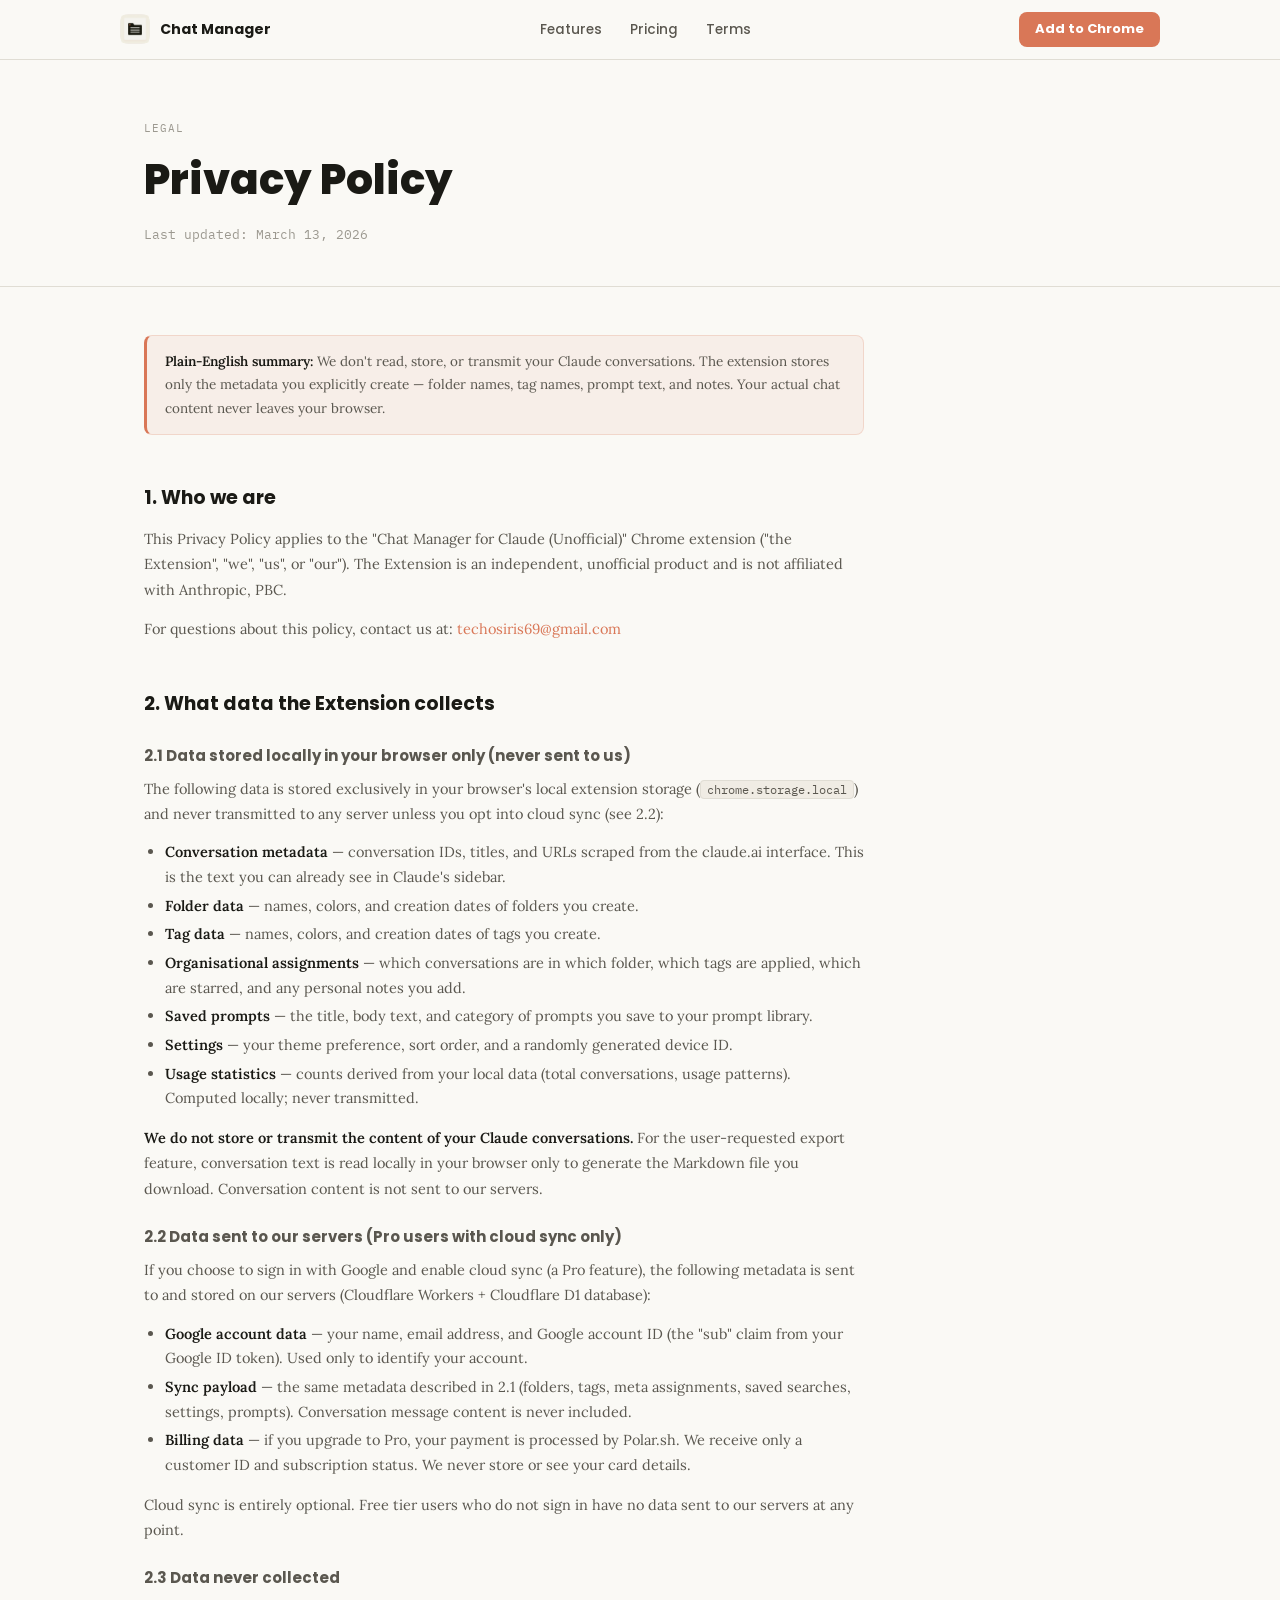
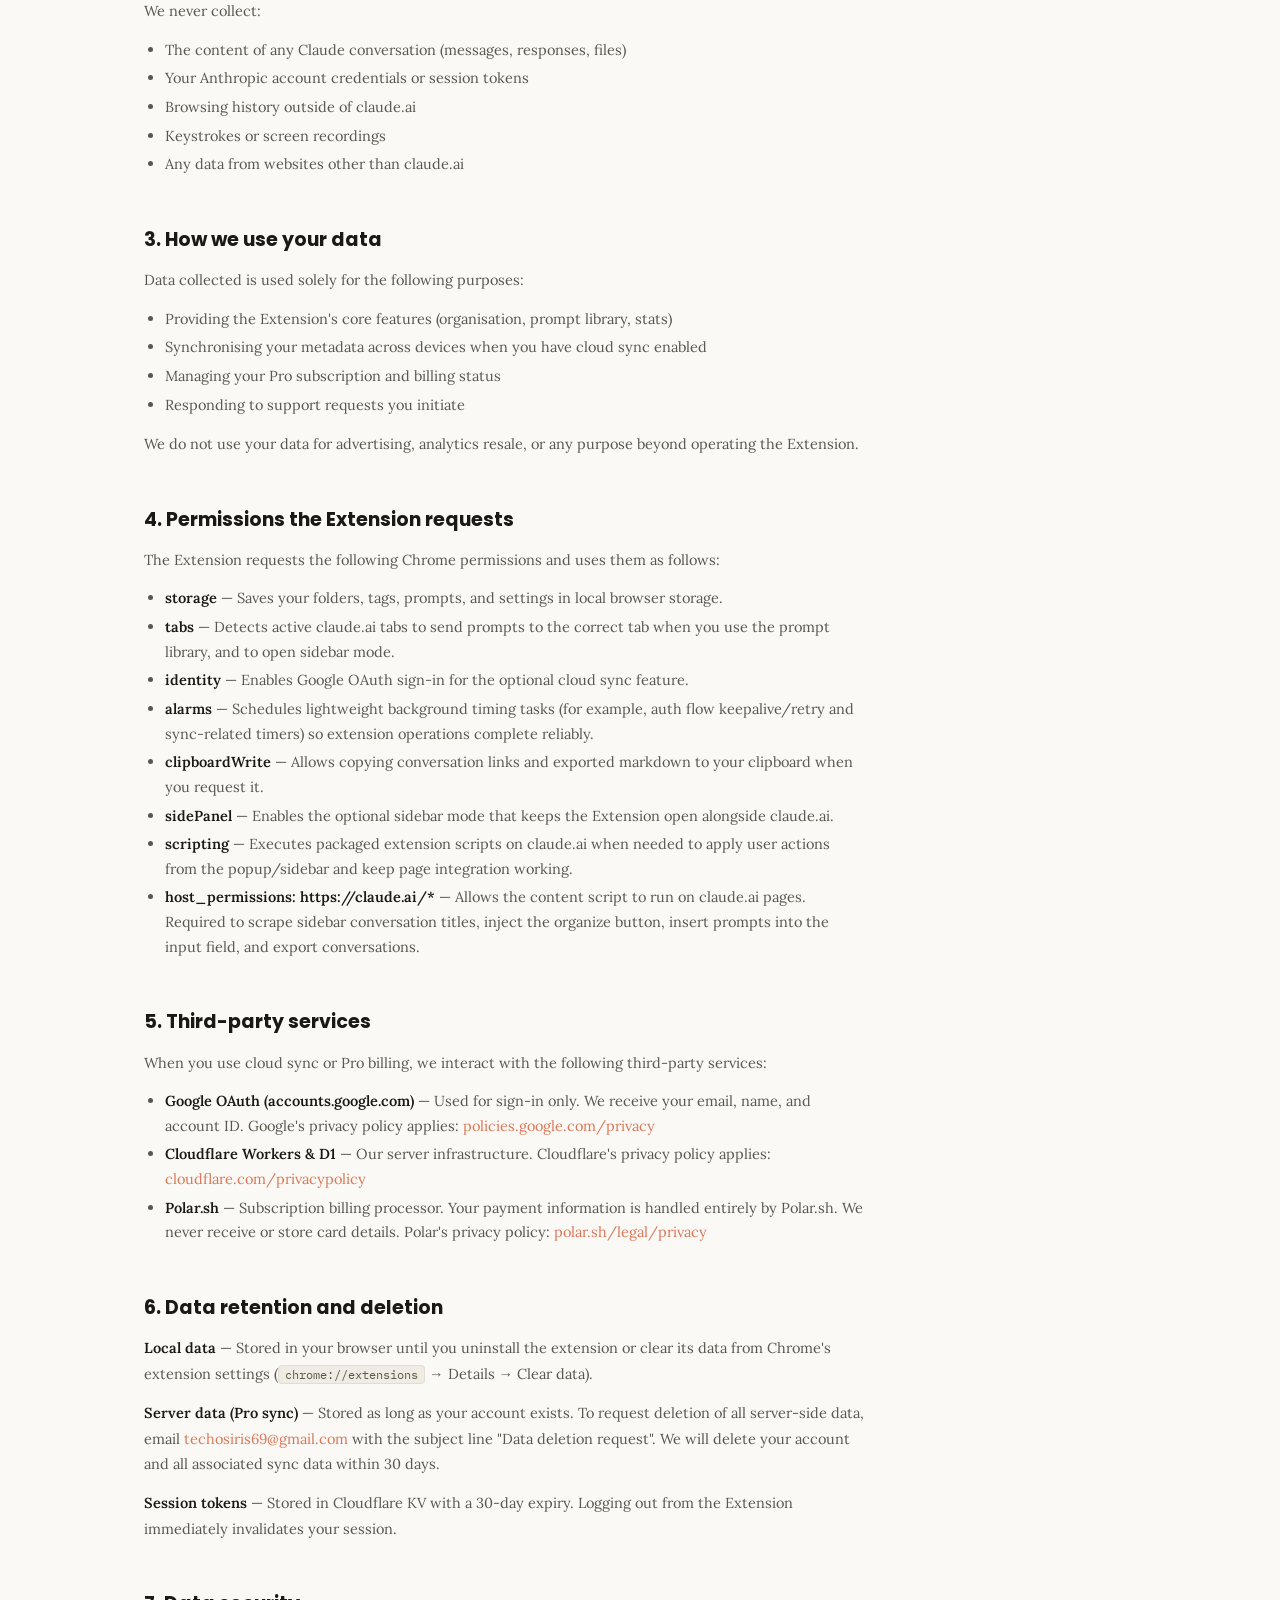
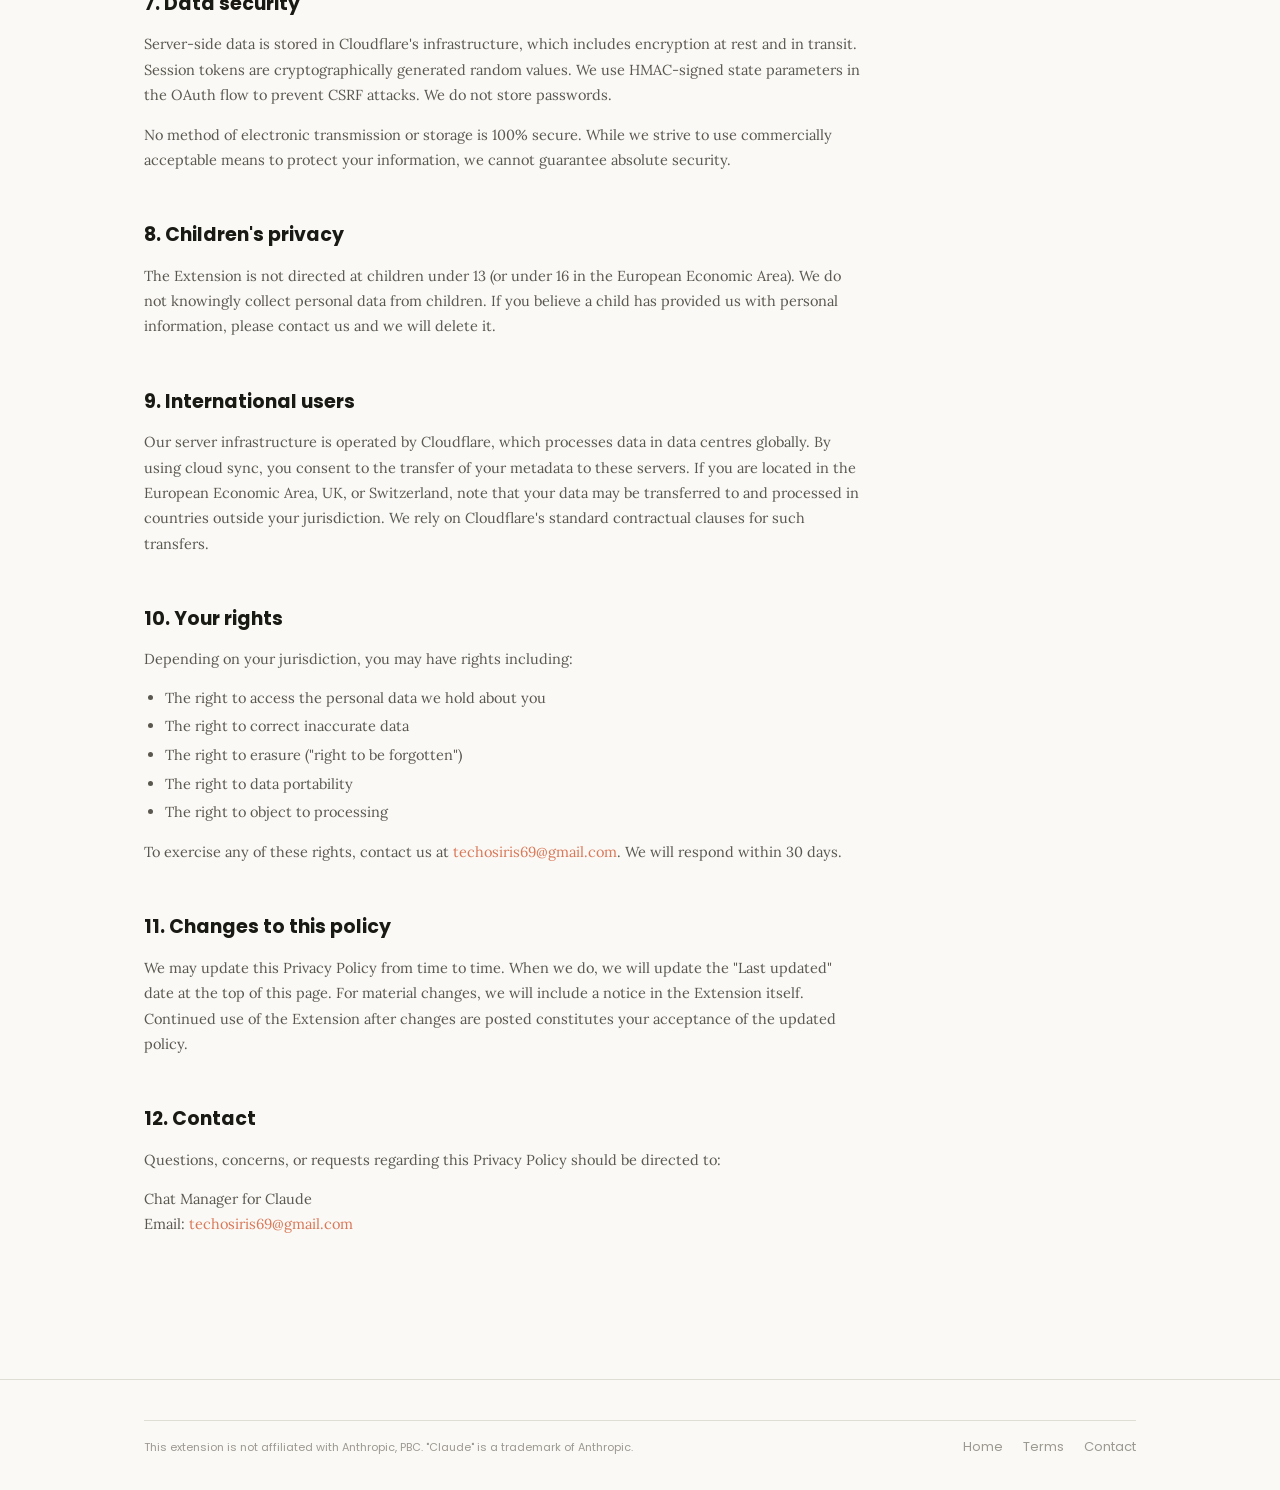
<file: privacy.html>
<!doctype html>
<html lang="en" data-theme="auto">
    <head>
        <meta charset="UTF-8" />
        <meta name="viewport" content="width=device-width, initial-scale=1.0" />
        <title>Privacy Policy — Chat Manager for Claude</title>
        <meta
            name="description"
            content="Privacy Policy for Chat Manager for Claude Chrome extension. We don't store your conversations. We store only metadata you explicitly create."
        />

        <!-- Open Graph -->
        <meta property="og:type" content="website" />
        <meta
            property="og:url"
            content="https://uy-scuti100.github.io/ccm/privacy.html"
        />
        <meta
            property="og:title"
            content="Privacy Policy — Chat Manager for Claude"
        />
        <meta
            property="og:description"
            content="We don't store your conversations. The extension stores only the metadata you explicitly create — folder names, tag names, prompt text, and notes."
        />
        <meta
            property="og:image"
            content="https://uy-scuti100.github.io/ccm/og-image.png"
        />
        <meta property="og:image:width" content="1200" />
        <meta property="og:image:height" content="630" />
        <meta property="og:site_name" content="Chat Manager for Claude" />
        <meta property="og:locale" content="en_US" />

        <!-- Twitter / X Card -->
        <meta name="twitter:card" content="summary_large_image" />
        <meta
            name="twitter:title"
            content="Privacy Policy — Chat Manager for Claude"
        />
        <meta
            name="twitter:description"
            content="We don't store your conversations. The extension stores only the metadata you explicitly create."
        />
        <meta
            name="twitter:image"
            content="https://uy-scuti100.github.io/ccm/og-image.png"
        />

        <!-- Canonical -->
        <link
            rel="canonical"
            href="https://uy-scuti100.github.io/ccm/privacy.html"
        />

        <!-- Favicon -->
        <link rel="icon" href="favicon.ico" type="image/svg+xml" />
        <link
            rel="icon"
            href="favicon-32x32.png"
            sizes="32x32"
            type="image/png"
        />
        <link rel="apple-touch-icon" href="apple-touch-icon.png" />

        <!-- Fonts -->
        <link rel="preconnect" href="https://fonts.googleapis.com" />
        <link rel="preconnect" href="https://fonts.gstatic.com" crossorigin />
        <link
            href="https://fonts.googleapis.com/css2?family=IBM+Plex+Mono:wght@400;600&family=Lora:ital,wght@0,400;0,600;1,400&family=Poppins:wght@400;500;600;700;800&display=swap"
            rel="stylesheet"
        />

        <!-- Styles -->
        <link rel="stylesheet" href="style.css" />

        <!-- JSON-LD -->
        <script type="application/ld+json">
            {
                "@context": "https://schema.org",
                "@graph": [
                    {
                        "@type": "WebSite",
                        "@id": "https://uy-scuti100.github.io/ccm/#website",
                        "url": "https://uy-scuti100.github.io/ccm/",
                        "name": "Chat Manager for Claude",
                        "inLanguage": "en"
                    },
                    {
                        "@type": "WebPage",
                        "@id": "https://uy-scuti100.github.io/ccm/privacy.html#webpage",
                        "url": "https://uy-scuti100.github.io/ccm/privacy.html",
                        "name": "Privacy Policy — Chat Manager for Claude",
                        "description": "Privacy Policy for Chat Manager for Claude Chrome extension. We don't store your conversations. We store only metadata you explicitly create.",
                        "isPartOf": {
                            "@id": "https://uy-scuti100.github.io/ccm/#website"
                        },
                        "inLanguage": "en",
                        "dateModified": "2026-03-13",
                        "breadcrumb": {
                            "@type": "BreadcrumbList",
                            "itemListElement": [
                                {
                                    "@type": "ListItem",
                                    "position": 1,
                                    "name": "Home",
                                    "item": "https://uy-scuti100.github.io/ccm/"
                                },
                                {
                                    "@type": "ListItem",
                                    "position": 2,
                                    "name": "Privacy Policy",
                                    "item": "https://uy-scuti100.github.io/ccm/privacy.html"
                                }
                            ]
                        }
                    }
                ]
            }
        </script>
    </head>

    <body>
        <!-- ═══ NAV ═══ -->
        <nav class="site-nav">
            <div class="nav-inner">
                <a class="nav-brand" href="index.html">
                    <div class="nav-brand-icon">
                        <img
                            src="logo.png"
                            alt="Chat Manager logo"
                            width="28px"
                            height="28px"
                        />
                    </div>
                    <span class="nav-brand-name">Chat Manager</span>
                </a>
                <div class="nav-links">
                    <a class="nav-link" href="index.html#features">Features</a>
                    <a class="nav-link" href="index.html#pricing">Pricing</a>
                    <a class="nav-link" href="terms.html">Terms</a>
                </div>
                <div style="display: flex; gap: 8px; align-items: center">
                    <a
                        class="nav-cta"
                        href="https://chrome.google.com/webstore/detail/mpfldcedpgffdannfcfknjegnoolinhm"
                        target="_blank"
                        rel="noopener"
                        >Add to Chrome</a
                    >
                    <button
                        class="nav-hamburger"
                        id="navHamburger"
                        aria-label="Open menu"
                        aria-expanded="false"
                        aria-controls="mobileNav"
                    >
                        <span class="hamburger-bar"></span>
                        <span class="hamburger-bar"></span>
                        <span class="hamburger-bar"></span>
                    </button>
                </div>
            </div>
        </nav>

        <!-- ═══ MOBILE NAV OVERLAY ═══ -->
        <div
            class="mobile-nav-backdrop"
            id="mobileNavBackdrop"
            aria-hidden="true"
        ></div>
        <nav class="mobile-nav" id="mobileNav" aria-hidden="true">
            <div class="mobile-nav-header">
                <a
                    class="nav-brand"
                    href="index.html"
                    style="text-decoration: none"
                >
                    <div class="nav-brand-icon">
                        <img
                            src="logo.png"
                            alt="Chat Manager logo"
                            width="28px"
                            height="28px"
                        />
                    </div>
                    <span class="nav-brand-name">Chat Manager</span>
                </a>
                <button
                    class="mobile-nav-close"
                    id="mobileNavClose"
                    aria-label="Close menu"
                >
                    <svg
                        width="18"
                        height="18"
                        viewBox="0 0 18 18"
                        fill="none"
                        stroke="currentColor"
                        stroke-width="2.2"
                        stroke-linecap="round"
                    >
                        <line x1="3" y1="3" x2="15" y2="15" />
                        <line x1="15" y1="3" x2="3" y2="15" />
                    </svg>
                </button>
            </div>
            <div class="mobile-nav-links">
                <a class="mobile-nav-link" href="index.html#features">
                    <span class="mobile-nav-link-icon">✦</span> Features
                </a>
                <a class="mobile-nav-link" href="index.html#pricing">
                    <span class="mobile-nav-link-icon">✦</span> Pricing
                </a>
                <a class="mobile-nav-link" href="terms.html">
                    <span class="mobile-nav-link-icon">✦</span> Terms
                </a>
                <a class="mobile-nav-link" href="privacy.html">
                    <span class="mobile-nav-link-icon">✦</span> Privacy
                </a>
            </div>
            <div class="mobile-nav-footer">
                <a
                    class="btn btn-primary"
                    href="https://chrome.google.com/webstore/detail/mpfldcedpgffdannfcfknjegnoolinhm"
                    target="_blank"
                    rel="noopener"
                    style="width: 100%; justify-content: center"
                >
                    Add to Chrome — Free
                </a>
                <p class="mobile-nav-disclaimer">
                    No chat content stored · Works in all Chromium-based
                    browsers
                </p>
            </div>
        </nav>

        <!-- ═══ HERO ═══ -->
        <div class="legal-hero">
            <div class="container">
                <div class="legal-hero-label">Legal</div>
                <h1 class="legal-hero-title">Privacy Policy</h1>
                <div class="legal-hero-date">Last updated: March 13, 2026</div>
            </div>
        </div>

        <!-- ═══ CONTENT ═══ -->
        <section style="padding-top: 0">
            <div class="container">
                <div class="legal-body">
                    <div class="legal-callout">
                        <p>
                            <strong>Plain-English summary:</strong> We don't
                            read, store, or transmit your Claude conversations.
                            The extension stores only the metadata you
                            explicitly create — folder names, tag names, prompt
                            text, and notes. Your actual chat content never
                            leaves your browser.
                        </p>
                    </div>

                    <h2>1. Who we are</h2>
                    <p>
                        This Privacy Policy applies to the "Chat Manager for
                        Claude (Unofficial)" Chrome extension ("the Extension",
                        "we", "us", or "our"). The Extension is an independent,
                        unofficial product and is not affiliated with Anthropic,
                        PBC.
                    </p>
                    <p>
                        For questions about this policy, contact us at:
                        <a href="mailto:techosiris69@gmail.com"
                            >techosiris69@gmail.com</a
                        >
                    </p>

                    <h2>2. What data the Extension collects</h2>

                    <h3>
                        2.1 Data stored locally in your browser only (never sent
                        to us)
                    </h3>
                    <p>
                        The following data is stored exclusively in your
                        browser's local extension storage (<span
                            class="inline-code"
                            >chrome.storage.local</span
                        >) and never transmitted to any server unless you opt
                        into cloud sync (see 2.2):
                    </p>
                    <ul>
                        <li>
                            <strong>Conversation metadata</strong> —
                            conversation IDs, titles, and URLs scraped from the
                            claude.ai interface. This is the text you can
                            already see in Claude's sidebar.
                        </li>
                        <li>
                            <strong>Folder data</strong> — names, colors, and
                            creation dates of folders you create.
                        </li>
                        <li>
                            <strong>Tag data</strong> — names, colors, and
                            creation dates of tags you create.
                        </li>
                        <li>
                            <strong>Organisational assignments</strong> — which
                            conversations are in which folder, which tags are
                            applied, which are starred, and any personal notes
                            you add.
                        </li>
                        <li>
                            <strong>Saved prompts</strong> — the title, body
                            text, and category of prompts you save to your
                            prompt library.
                        </li>
                        <li>
                            <strong>Settings</strong> — your theme preference,
                            sort order, and a randomly generated device ID.
                        </li>
                        <li>
                            <strong>Usage statistics</strong> — counts derived
                            from your local data (total conversations, usage
                            patterns). Computed locally; never transmitted.
                        </li>
                    </ul>
                    <p>
                        <strong
                            >We do not store or transmit the content of your
                            Claude conversations.</strong
                        >
                        For the user-requested export feature, conversation text
                        is read locally in your browser only to generate the
                        Markdown file you download. Conversation content is not
                        sent to our servers.
                    </p>

                    <h3>
                        2.2 Data sent to our servers (Pro users with cloud sync
                        only)
                    </h3>
                    <p>
                        If you choose to sign in with Google and enable cloud
                        sync (a Pro feature), the following metadata is sent to
                        and stored on our servers (Cloudflare Workers +
                        Cloudflare D1 database):
                    </p>
                    <ul>
                        <li>
                            <strong>Google account data</strong> — your name,
                            email address, and Google account ID (the "sub"
                            claim from your Google ID token). Used only to
                            identify your account.
                        </li>
                        <li>
                            <strong>Sync payload</strong> — the same metadata
                            described in 2.1 (folders, tags, meta assignments,
                            saved searches, settings, prompts). Conversation
                            message content is never included.
                        </li>
                        <li>
                            <strong>Billing data</strong> — if you upgrade to
                            Pro, your payment is processed by Polar.sh. We
                            receive only a customer ID and subscription status.
                            We never store or see your card details.
                        </li>
                    </ul>
                    <p>
                        Cloud sync is entirely optional. Free tier users who do
                        not sign in have no data sent to our servers at any
                        point.
                    </p>

                    <h3>2.3 Data never collected</h3>
                    <p>We never collect:</p>
                    <ul>
                        <li>
                            The content of any Claude conversation (messages,
                            responses, files)
                        </li>
                        <li>
                            Your Anthropic account credentials or session tokens
                        </li>
                        <li>Browsing history outside of claude.ai</li>
                        <li>Keystrokes or screen recordings</li>
                        <li>Any data from websites other than claude.ai</li>
                    </ul>

                    <h2>3. How we use your data</h2>
                    <p>
                        Data collected is used solely for the following
                        purposes:
                    </p>
                    <ul>
                        <li>
                            Providing the Extension's core features
                            (organisation, prompt library, stats)
                        </li>
                        <li>
                            Synchronising your metadata across devices when you
                            have cloud sync enabled
                        </li>
                        <li>
                            Managing your Pro subscription and billing status
                        </li>
                        <li>Responding to support requests you initiate</li>
                    </ul>
                    <p>
                        We do not use your data for advertising, analytics
                        resale, or any purpose beyond operating the Extension.
                    </p>

                    <h2>4. Permissions the Extension requests</h2>
                    <p>
                        The Extension requests the following Chrome permissions
                        and uses them as follows:
                    </p>
                    <ul>
                        <li>
                            <strong>storage</strong> — Saves your folders, tags,
                            prompts, and settings in local browser storage.
                        </li>
                        <li>
                            <strong>tabs</strong> — Detects active claude.ai
                            tabs to send prompts to the correct tab when you use
                            the prompt library, and to open sidebar mode.
                        </li>
                        <li>
                            <strong>identity</strong> — Enables Google OAuth
                            sign-in for the optional cloud sync feature.
                        </li>
                        <li>
                            <strong>alarms</strong> — Schedules lightweight
                            background timing tasks (for example, auth flow
                            keepalive/retry and sync-related timers) so
                            extension operations complete reliably.
                        </li>
                        <li>
                            <strong>clipboardWrite</strong> — Allows copying
                            conversation links and exported markdown to your
                            clipboard when you request it.
                        </li>
                        <li>
                            <strong>sidePanel</strong> — Enables the optional
                            sidebar mode that keeps the Extension open alongside
                            claude.ai.
                        </li>
                        <li>
                            <strong>scripting</strong> — Executes packaged
                            extension scripts on claude.ai when needed to apply
                            user actions from the popup/sidebar and keep page
                            integration working.
                        </li>
                        <li>
                            <strong
                                >host_permissions: https://claude.ai/*</strong
                            >
                            — Allows the content script to run on claude.ai
                            pages. Required to scrape sidebar conversation
                            titles, inject the organize button, insert prompts
                            into the input field, and export conversations.
                        </li>
                    </ul>

                    <h2>5. Third-party services</h2>
                    <p>
                        When you use cloud sync or Pro billing, we interact with
                        the following third-party services:
                    </p>
                    <ul>
                        <li>
                            <strong>Google OAuth (accounts.google.com)</strong>
                            — Used for sign-in only. We receive your email,
                            name, and account ID. Google's privacy policy
                            applies:
                            <a
                                href="https://policies.google.com/privacy"
                                target="_blank"
                                rel="noopener"
                                >policies.google.com/privacy</a
                            >
                        </li>
                        <li>
                            <strong>Cloudflare Workers &amp; D1</strong> — Our
                            server infrastructure. Cloudflare's privacy policy
                            applies:
                            <a
                                href="https://www.cloudflare.com/privacypolicy/"
                                target="_blank"
                                rel="noopener"
                                >cloudflare.com/privacypolicy</a
                            >
                        </li>
                        <li>
                            <strong>Polar.sh</strong> — Subscription billing
                            processor. Your payment information is handled
                            entirely by Polar.sh. We never receive or store card
                            details. Polar's privacy policy:
                            <a
                                href="https://polar.sh/legal/privacy"
                                target="_blank"
                                rel="noopener"
                                >polar.sh/legal/privacy</a
                            >
                        </li>
                    </ul>

                    <h2>6. Data retention and deletion</h2>
                    <p>
                        <strong>Local data</strong> — Stored in your browser
                        until you uninstall the extension or clear its data from
                        Chrome's extension settings (<span class="inline-code"
                            >chrome://extensions</span
                        >
                        → Details → Clear data).
                    </p>
                    <p>
                        <strong>Server data (Pro sync)</strong> — Stored as long
                        as your account exists. To request deletion of all
                        server-side data, email
                        <a href="mailto:techosiris69@gmail.com"
                            >techosiris69@gmail.com</a
                        >
                        with the subject line "Data deletion request". We will
                        delete your account and all associated sync data within
                        30 days.
                    </p>
                    <p>
                        <strong>Session tokens</strong> — Stored in Cloudflare
                        KV with a 30-day expiry. Logging out from the Extension
                        immediately invalidates your session.
                    </p>

                    <h2>7. Data security</h2>
                    <p>
                        Server-side data is stored in Cloudflare's
                        infrastructure, which includes encryption at rest and in
                        transit. Session tokens are cryptographically generated
                        random values. We use HMAC-signed state parameters in
                        the OAuth flow to prevent CSRF attacks. We do not store
                        passwords.
                    </p>
                    <p>
                        No method of electronic transmission or storage is 100%
                        secure. While we strive to use commercially acceptable
                        means to protect your information, we cannot guarantee
                        absolute security.
                    </p>

                    <h2>8. Children's privacy</h2>
                    <p>
                        The Extension is not directed at children under 13 (or
                        under 16 in the European Economic Area). We do not
                        knowingly collect personal data from children. If you
                        believe a child has provided us with personal
                        information, please contact us and we will delete it.
                    </p>

                    <h2>9. International users</h2>
                    <p>
                        Our server infrastructure is operated by Cloudflare,
                        which processes data in data centres globally. By using
                        cloud sync, you consent to the transfer of your metadata
                        to these servers. If you are located in the European
                        Economic Area, UK, or Switzerland, note that your data
                        may be transferred to and processed in countries outside
                        your jurisdiction. We rely on Cloudflare's standard
                        contractual clauses for such transfers.
                    </p>

                    <h2>10. Your rights</h2>
                    <p>
                        Depending on your jurisdiction, you may have rights
                        including:
                    </p>
                    <ul>
                        <li>
                            The right to access the personal data we hold about
                            you
                        </li>
                        <li>The right to correct inaccurate data</li>
                        <li>The right to erasure ("right to be forgotten")</li>
                        <li>The right to data portability</li>
                        <li>The right to object to processing</li>
                    </ul>
                    <p>
                        To exercise any of these rights, contact us at
                        <a href="mailto:techosiris69@gmail.com"
                            >techosiris69@gmail.com</a
                        >. We will respond within 30 days.
                    </p>

                    <h2>11. Changes to this policy</h2>
                    <p>
                        We may update this Privacy Policy from time to time.
                        When we do, we will update the "Last updated" date at
                        the top of this page. For material changes, we will
                        include a notice in the Extension itself. Continued use
                        of the Extension after changes are posted constitutes
                        your acceptance of the updated policy.
                    </p>

                    <h2>12. Contact</h2>
                    <p>
                        Questions, concerns, or requests regarding this Privacy
                        Policy should be directed to:
                    </p>
                    <p>
                        Chat Manager for Claude<br />
                        Email:
                        <a href="mailto:techosiris69@gmail.com"
                            >techosiris69@gmail.com</a
                        >
                    </p>
                </div>
            </div>
        </section>

        <!-- ═══ FOOTER ═══ -->
        <footer class="site-footer" style="margin-top: 48px">
            <div class="footer-inner">
                <div class="footer-bottom">
                    <div class="footer-disclaimer">
                        This extension is not affiliated with Anthropic, PBC.
                        "Claude" is a trademark of Anthropic.
                    </div>
                    <div style="display: flex; gap: 20px">
                        <a class="footer-link" href="index.html">Home</a>
                        <a class="footer-link" href="terms.html">Terms</a>
                        <a
                            class="footer-link"
                            href="mailto:techosiris69@gmail.com"
                            >Contact</a
                        >
                    </div>
                </div>
            </div>
        </footer>

        <script>
            // ─── THEME ───────────────────────────────────────
            const themes = ["auto", "light", "dark"];
            const icons = { auto: "🌙", light: "☀️", dark: "🌙" };
            let idx = 0;
            const html = document.documentElement;
            const btn = document.getElementById("theme-toggle");
            function load() {
                const s = localStorage.getItem("ccm-site-theme") || "auto";
                idx = themes.indexOf(s);
                if (idx < 0) idx = 0;
                apply();
            }
            function apply() {
                html.setAttribute("data-theme", themes[idx]);
                if (btn) btn.textContent = icons[themes[idx]];
                localStorage.setItem("ccm-site-theme", themes[idx]);
            }
            btn?.addEventListener("click", () => {
                idx = (idx + 1) % themes.length;
                apply();
            });
            load();

            // ─── MOBILE NAV ──────────────────────────────────
            (function () {
                const hamburger = document.getElementById("navHamburger");
                const closeBtn = document.getElementById("mobileNavClose");
                const mobileNav = document.getElementById("mobileNav");
                const backdrop = document.getElementById("mobileNavBackdrop");

                function openNav() {
                    mobileNav.classList.add("is-open");
                    backdrop.classList.add("is-visible");
                    document.body.classList.add("nav-open");
                    hamburger.setAttribute("aria-expanded", "true");
                    mobileNav.setAttribute("aria-hidden", "false");
                    backdrop.setAttribute("aria-hidden", "false");
                }
                function closeNav() {
                    mobileNav.classList.remove("is-open");
                    backdrop.classList.remove("is-visible");
                    document.body.classList.remove("nav-open");
                    hamburger.setAttribute("aria-expanded", "false");
                    mobileNav.setAttribute("aria-hidden", "true");
                    backdrop.setAttribute("aria-hidden", "true");
                }

                hamburger?.addEventListener("click", openNav);
                closeBtn?.addEventListener("click", closeNav);
                backdrop?.addEventListener("click", closeNav);
                mobileNav
                    ?.querySelectorAll(".mobile-nav-link")
                    .forEach((l) => l.addEventListener("click", closeNav));
                document.addEventListener("keydown", (e) => {
                    if (e.key === "Escape") closeNav();
                });
            })();
        </script>
    </body>
</html>
</file>
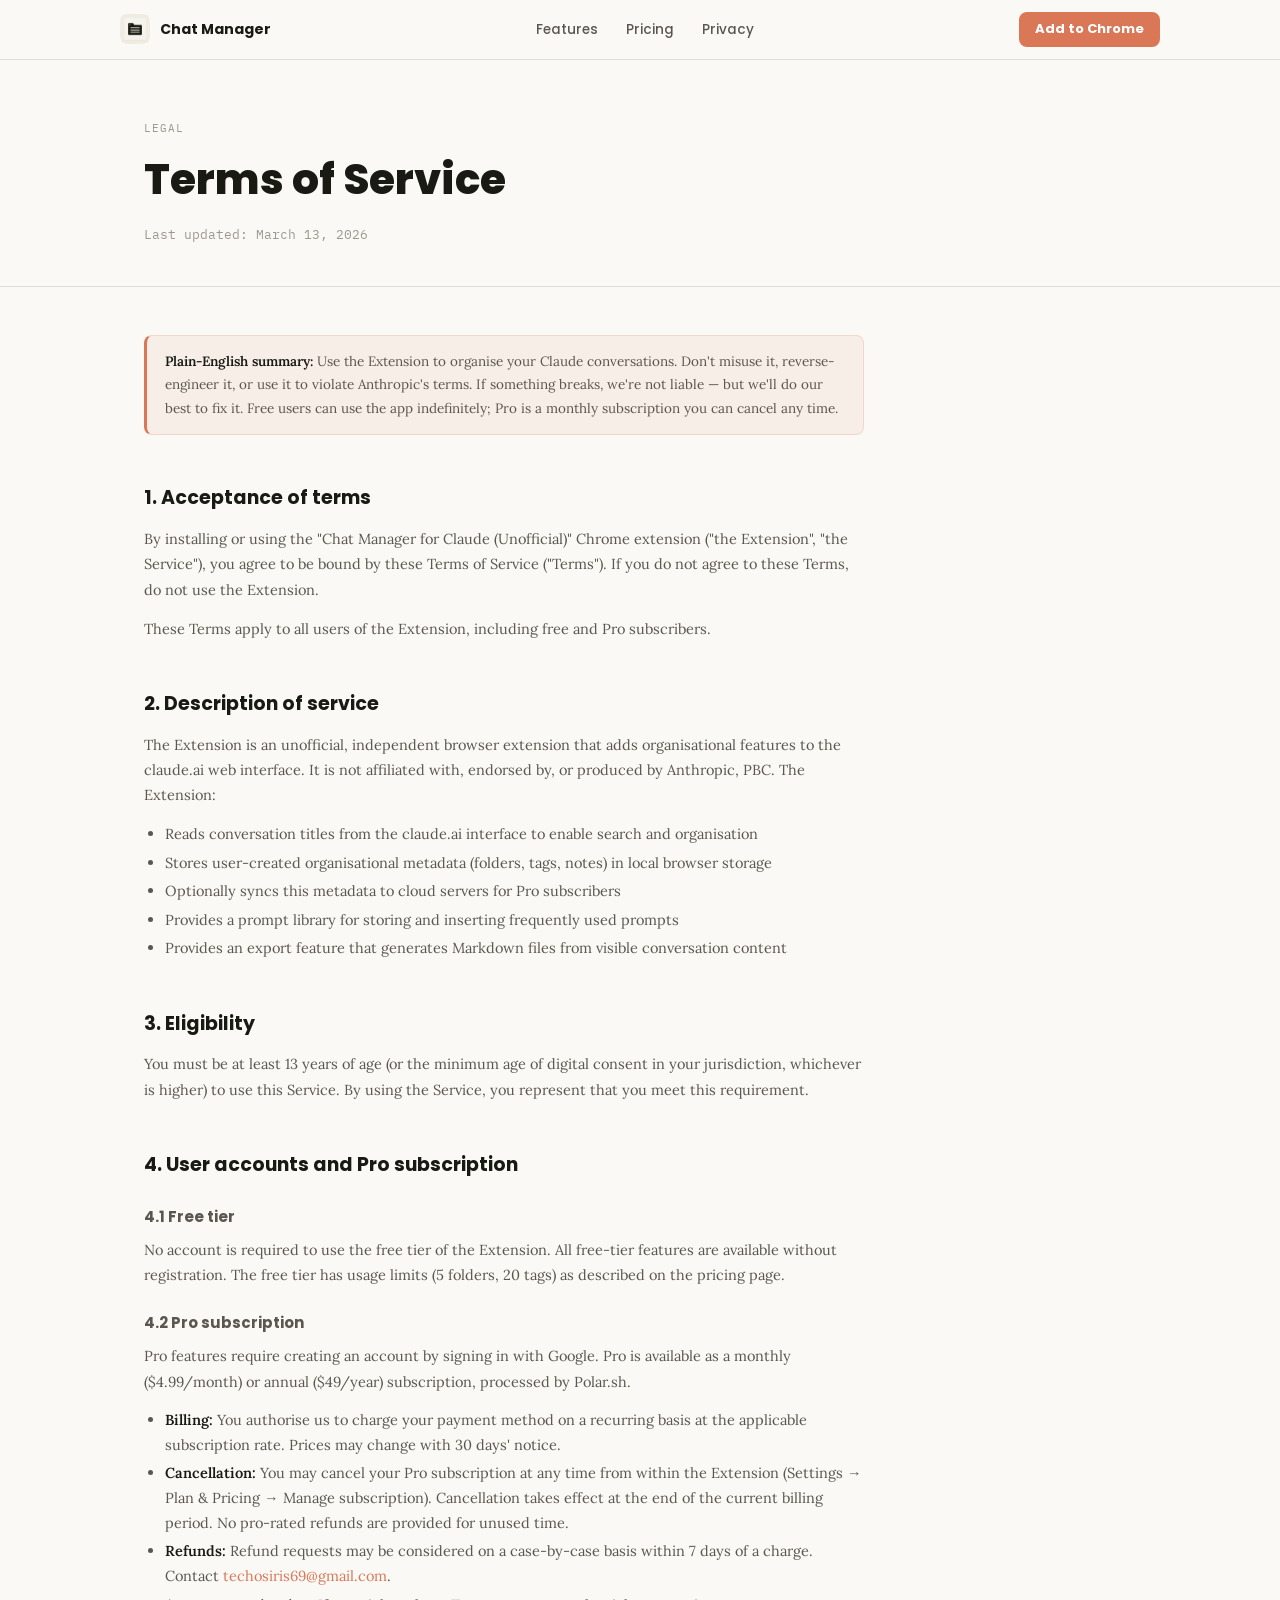
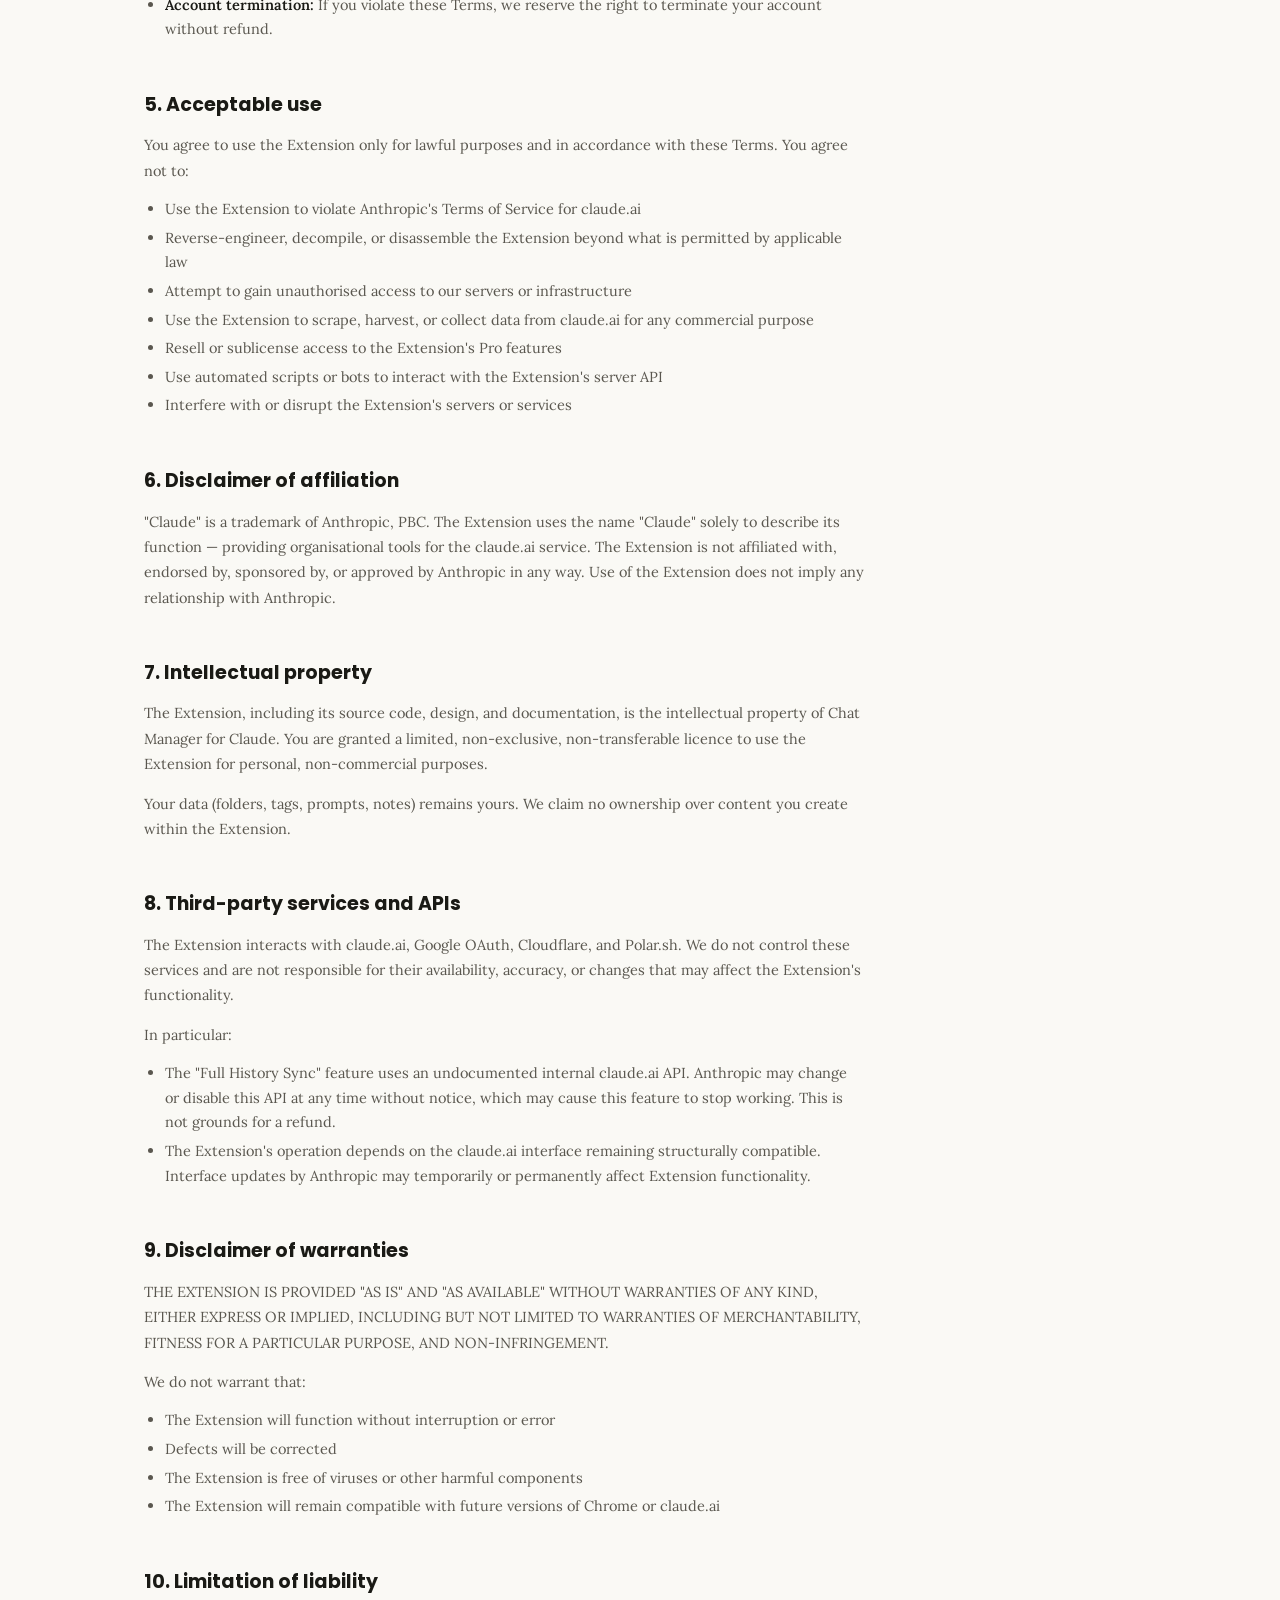
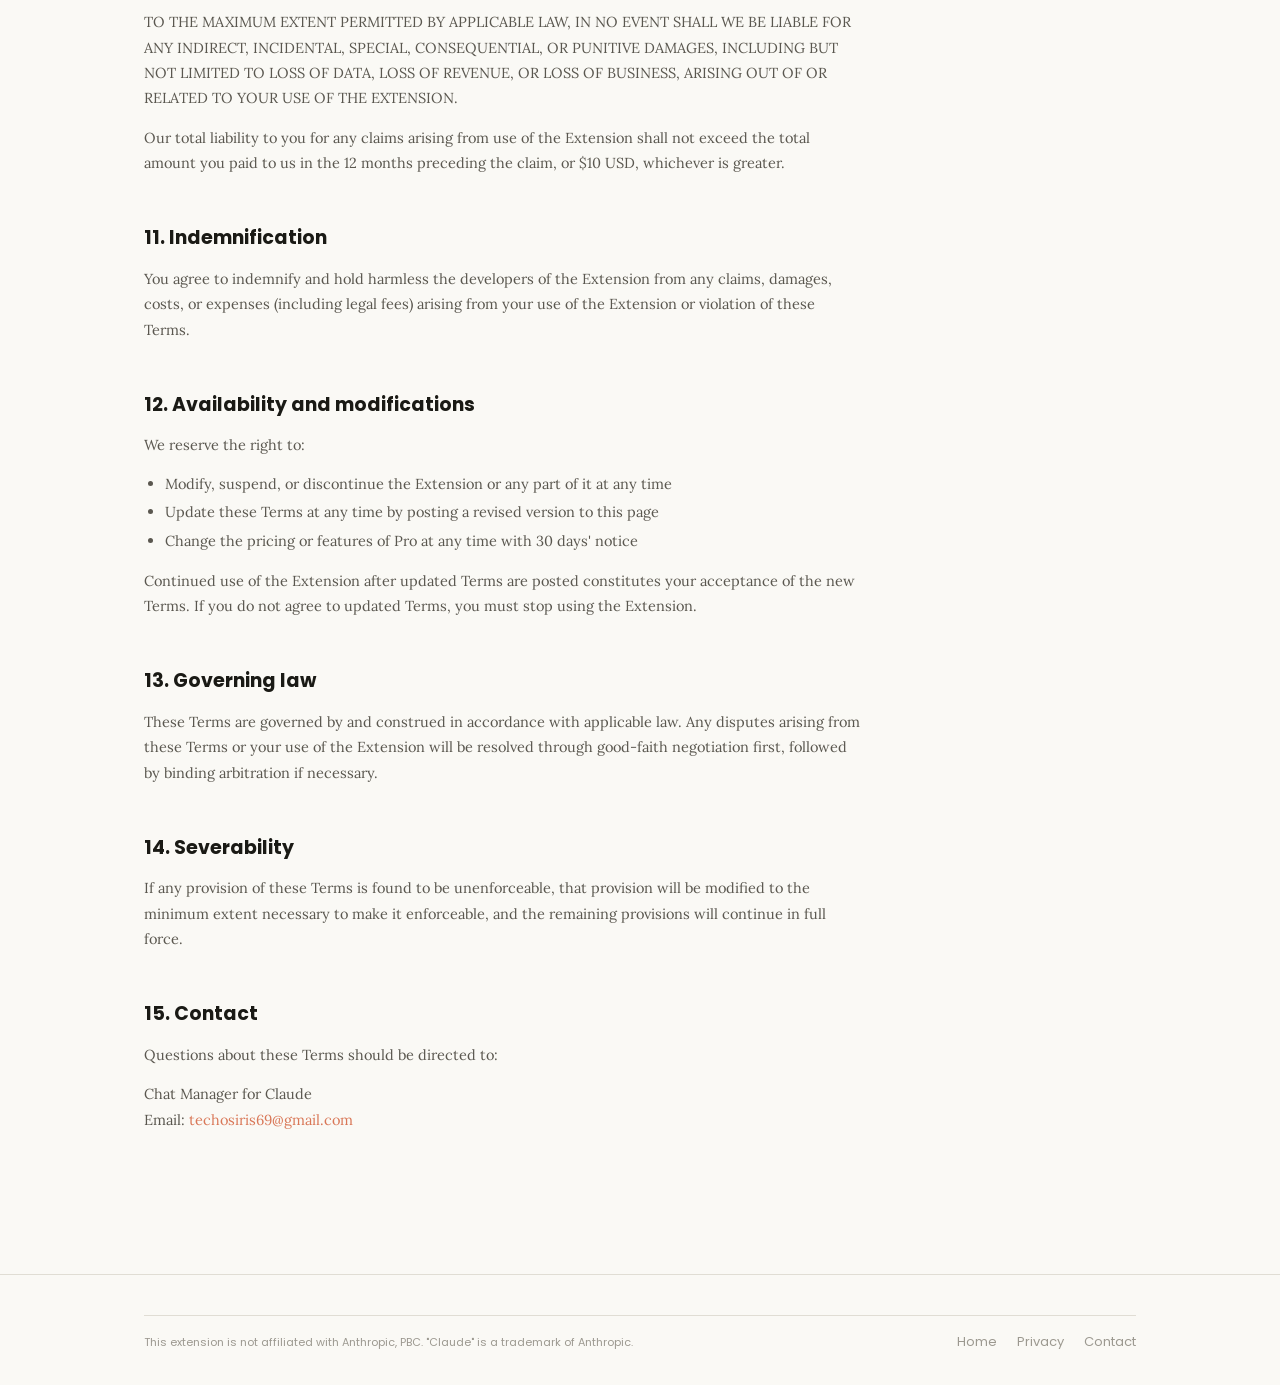
<file: terms.html>
<!doctype html>
<html lang="en" data-theme="auto">
    <head>
        <meta charset="UTF-8" />
        <meta name="viewport" content="width=device-width, initial-scale=1.0" />
        <title>Terms of Service — Chat Manager for Claude</title>
        <meta
            name="description"
            content="Terms of Service for Chat Manager for Claude Chrome extension. Use the extension to organise your Claude conversations. Free tier available, Pro subscription at $4.99/month."
        />

        <!-- Open Graph -->
        <meta property="og:type" content="website" />
        <meta
            property="og:url"
            content="https://uy-scuti100.github.io/ccm/terms.html"
        />
        <meta
            property="og:title"
            content="Terms of Service — Chat Manager for Claude"
        />
        <meta
            property="og:description"
            content="Terms of Service for Chat Manager for Claude Chrome extension. Free tier available, Pro subscription at $4.99/month."
        />
        <meta
            property="og:image"
            content="https://uy-scuti100.github.io/ccm/og-image.png"
        />
        <meta property="og:image:width" content="1200" />
        <meta property="og:image:height" content="630" />
        <meta property="og:site_name" content="Chat Manager for Claude" />
        <meta property="og:locale" content="en_US" />

        <!-- Twitter / X Card -->
        <meta name="twitter:card" content="summary_large_image" />
        <meta
            name="twitter:title"
            content="Terms of Service — Chat Manager for Claude"
        />
        <meta
            name="twitter:description"
            content="Terms of Service for Chat Manager for Claude Chrome extension."
        />
        <meta
            name="twitter:image"
            content="https://uy-scuti100.github.io/ccm/og-image.png"
        />

        <!-- Canonical -->
        <link
            rel="canonical"
            href="https://uy-scuti100.github.io/ccm/terms.html"
        />

        <!-- Favicon -->
        <link rel="icon" href="favicon.ico" type="image/svg+xml" />
        <link
            rel="icon"
            href="favicon-32x32.png"
            sizes="32x32"
            type="image/png"
        />
        <link rel="apple-touch-icon" href="apple-touch-icon.png" />

        <!-- Fonts -->
        <link rel="preconnect" href="https://fonts.googleapis.com" />
        <link rel="preconnect" href="https://fonts.gstatic.com" crossorigin />
        <link
            href="https://fonts.googleapis.com/css2?family=IBM+Plex+Mono:wght@400;600&family=Lora:ital,wght@0,400;0,600;1,400&family=Poppins:wght@400;500;600;700;800&display=swap"
            rel="stylesheet"
        />

        <!-- Styles -->
        <link rel="stylesheet" href="style.css" />

        <!-- JSON-LD -->
        <script type="application/ld+json">
            {
                "@context": "https://schema.org",
                "@graph": [
                    {
                        "@type": "WebSite",
                        "@id": "https://uy-scuti100.github.io/ccm/#website",
                        "url": "https://uy-scuti100.github.io/ccm/",
                        "name": "Chat Manager for Claude",
                        "inLanguage": "en"
                    },
                    {
                        "@type": "WebPage",
                        "@id": "https://uy-scuti100.github.io/ccm/terms.html#webpage",
                        "url": "https://uy-scuti100.github.io/ccm/terms.html",
                        "name": "Terms of Service — Chat Manager for Claude",
                        "description": "Terms of Service for Chat Manager for Claude Chrome extension.",
                        "isPartOf": {
                            "@id": "https://uy-scuti100.github.io/ccm/#website"
                        },
                        "inLanguage": "en",
                        "dateModified": "2026-03-13",
                        "breadcrumb": {
                            "@type": "BreadcrumbList",
                            "itemListElement": [
                                {
                                    "@type": "ListItem",
                                    "position": 1,
                                    "name": "Home",
                                    "item": "https://uy-scuti100.github.io/ccm/"
                                },
                                {
                                    "@type": "ListItem",
                                    "position": 2,
                                    "name": "Terms of Service",
                                    "item": "https://uy-scuti100.github.io/ccm/terms.html"
                                }
                            ]
                        }
                    }
                ]
            }
        </script>
    </head>
    <body>
        <!-- ═══ NAV ═══ -->
        <nav class="site-nav">
            <div class="nav-inner">
                <a class="nav-brand" href="index.html">
                    <div class="nav-brand-icon">
                        <img
                            src="logo.png"
                            alt="Chat Manager logo"
                            width="28px"
                            height="28px"
                        />
                    </div>
                    <span class="nav-brand-name">Chat Manager</span>
                </a>
                <div class="nav-links">
                    <a class="nav-link" href="index.html#features">Features</a>
                    <a class="nav-link" href="index.html#pricing">Pricing</a>
                    <a class="nav-link" href="privacy.html">Privacy</a>
                </div>
                <div style="display: flex; gap: 8px; align-items: center">
                    <a
                        class="nav-cta"
                        href="https://chrome.google.com/webstore/detail/mpfldcedpgffdannfcfknjegnoolinhm"
                        target="_blank"
                        rel="noopener"
                        >Add to Chrome</a
                    >
                    <button
                        class="nav-hamburger"
                        id="navHamburger"
                        aria-label="Open menu"
                        aria-expanded="false"
                        aria-controls="mobileNav"
                    >
                        <span class="hamburger-bar"></span>
                        <span class="hamburger-bar"></span>
                        <span class="hamburger-bar"></span>
                    </button>
                </div>
            </div>
        </nav>

        <!-- ═══ MOBILE NAV OVERLAY ═══ -->
        <div
            class="mobile-nav-backdrop"
            id="mobileNavBackdrop"
            aria-hidden="true"
        ></div>
        <nav class="mobile-nav" id="mobileNav" aria-hidden="true">
            <div class="mobile-nav-header">
                <a
                    class="nav-brand"
                    href="index.html"
                    style="text-decoration: none"
                >
                    <div class="nav-brand-icon">
                        <img
                            src="logo.png"
                            alt="Chat Manager logo"
                            width="28px"
                            height="28px"
                        />
                    </div>
                    <span class="nav-brand-name">Chat Manager</span>
                </a>
                <button
                    class="mobile-nav-close"
                    id="mobileNavClose"
                    aria-label="Close menu"
                >
                    <svg
                        width="18"
                        height="18"
                        viewBox="0 0 18 18"
                        fill="none"
                        stroke="currentColor"
                        stroke-width="2.2"
                        stroke-linecap="round"
                    >
                        <line x1="3" y1="3" x2="15" y2="15" />
                        <line x1="15" y1="3" x2="3" y2="15" />
                    </svg>
                </button>
            </div>
            <div class="mobile-nav-links">
                <a class="mobile-nav-link" href="index.html#features">
                    <span class="mobile-nav-link-icon">✦</span> Features
                </a>
                <a class="mobile-nav-link" href="index.html#pricing">
                    <span class="mobile-nav-link-icon">✦</span> Pricing
                </a>
                <a class="mobile-nav-link" href="privacy.html">
                    <span class="mobile-nav-link-icon">✦</span> Privacy
                </a>
                <a class="mobile-nav-link" href="terms.html">
                    <span class="mobile-nav-link-icon">✦</span> Terms
                </a>
            </div>
            <div class="mobile-nav-footer">
                <a
                    class="btn btn-primary"
                    href="https://chrome.google.com/webstore/detail/mpfldcedpgffdannfcfknjegnoolinhm"
                    target="_blank"
                    rel="noopener"
                    style="width: 100%; justify-content: center"
                >
                    Add to Chrome — Free
                </a>
                <p class="mobile-nav-disclaimer">
                    No chat content stored · Works in all Chromium-based
                    browsers
                </p>
            </div>
        </nav>

        <!-- ═══ HERO ═══ -->
        <div class="legal-hero">
            <div class="container">
                <div class="legal-hero-label">Legal</div>
                <h1 class="legal-hero-title">Terms of Service</h1>
                <div class="legal-hero-date">Last updated: March 13, 2026</div>
            </div>
        </div>

        <!-- ═══ CONTENT ═══ -->
        <section style="padding-top: 0">
            <div class="container">
                <div class="legal-body">
                    <div class="legal-callout">
                        <p>
                            <strong>Plain-English summary:</strong> Use the
                            Extension to organise your Claude conversations.
                            Don't misuse it, reverse-engineer it, or use it to
                            violate Anthropic's terms. If something breaks,
                            we're not liable — but we'll do our best to fix it.
                            Free users can use the app indefinitely; Pro is a
                            monthly subscription you can cancel any time.
                        </p>
                    </div>

                    <h2>1. Acceptance of terms</h2>
                    <p>
                        By installing or using the "Chat Manager for Claude
                        (Unofficial)" Chrome extension ("the Extension", "the
                        Service"), you agree to be bound by these Terms of
                        Service ("Terms"). If you do not agree to these Terms,
                        do not use the Extension.
                    </p>
                    <p>
                        These Terms apply to all users of the Extension,
                        including free and Pro subscribers.
                    </p>

                    <h2>2. Description of service</h2>
                    <p>
                        The Extension is an unofficial, independent browser
                        extension that adds organisational features to the
                        claude.ai web interface. It is not affiliated with,
                        endorsed by, or produced by Anthropic, PBC. The
                        Extension:
                    </p>
                    <ul>
                        <li>
                            Reads conversation titles from the claude.ai
                            interface to enable search and organisation
                        </li>
                        <li>
                            Stores user-created organisational metadata
                            (folders, tags, notes) in local browser storage
                        </li>
                        <li>
                            Optionally syncs this metadata to cloud servers for
                            Pro subscribers
                        </li>
                        <li>
                            Provides a prompt library for storing and inserting
                            frequently used prompts
                        </li>
                        <li>
                            Provides an export feature that generates Markdown
                            files from visible conversation content
                        </li>
                    </ul>

                    <h2>3. Eligibility</h2>
                    <p>
                        You must be at least 13 years of age (or the minimum age
                        of digital consent in your jurisdiction, whichever is
                        higher) to use this Service. By using the Service, you
                        represent that you meet this requirement.
                    </p>

                    <h2>4. User accounts and Pro subscription</h2>
                    <h3>4.1 Free tier</h3>
                    <p>
                        No account is required to use the free tier of the
                        Extension. All free-tier features are available without
                        registration. The free tier has usage limits (5 folders,
                        20 tags) as described on the pricing page.
                    </p>
                    <h3>4.2 Pro subscription</h3>
                    <p>
                        Pro features require creating an account by signing in
                        with Google. Pro is available as a monthly ($4.99/month)
                        or annual ($49/year) subscription, processed by
                        Polar.sh.
                    </p>
                    <ul>
                        <li>
                            <strong>Billing:</strong> You authorise us to charge
                            your payment method on a recurring basis at the
                            applicable subscription rate. Prices may change with
                            30 days' notice.
                        </li>
                        <li>
                            <strong>Cancellation:</strong> You may cancel your
                            Pro subscription at any time from within the
                            Extension (Settings → Plan & Pricing → Manage
                            subscription). Cancellation takes effect at the end
                            of the current billing period. No pro-rated refunds
                            are provided for unused time.
                        </li>
                        <li>
                            <strong>Refunds:</strong> Refund requests may be
                            considered on a case-by-case basis within 7 days of
                            a charge. Contact
                            <a href="mailto:techosiris69@gmail.com"
                                >techosiris69@gmail.com</a
                            >.
                        </li>
                        <li>
                            <strong>Account termination:</strong> If you violate
                            these Terms, we reserve the right to terminate your
                            account without refund.
                        </li>
                    </ul>

                    <h2>5. Acceptable use</h2>
                    <p>
                        You agree to use the Extension only for lawful purposes
                        and in accordance with these Terms. You agree not to:
                    </p>
                    <ul>
                        <li>
                            Use the Extension to violate Anthropic's Terms of
                            Service for claude.ai
                        </li>
                        <li>
                            Reverse-engineer, decompile, or disassemble the
                            Extension beyond what is permitted by applicable law
                        </li>
                        <li>
                            Attempt to gain unauthorised access to our servers
                            or infrastructure
                        </li>
                        <li>
                            Use the Extension to scrape, harvest, or collect
                            data from claude.ai for any commercial purpose
                        </li>
                        <li>
                            Resell or sublicense access to the Extension's Pro
                            features
                        </li>
                        <li>
                            Use automated scripts or bots to interact with the
                            Extension's server API
                        </li>
                        <li>
                            Interfere with or disrupt the Extension's servers or
                            services
                        </li>
                    </ul>

                    <h2>6. Disclaimer of affiliation</h2>
                    <p>
                        "Claude" is a trademark of Anthropic, PBC. The Extension
                        uses the name "Claude" solely to describe its function —
                        providing organisational tools for the claude.ai
                        service. The Extension is not affiliated with, endorsed
                        by, sponsored by, or approved by Anthropic in any way.
                        Use of the Extension does not imply any relationship
                        with Anthropic.
                    </p>

                    <h2>7. Intellectual property</h2>
                    <p>
                        The Extension, including its source code, design, and
                        documentation, is the intellectual property of Chat
                        Manager for Claude. You are granted a limited,
                        non-exclusive, non-transferable licence to use the
                        Extension for personal, non-commercial purposes.
                    </p>
                    <p>
                        Your data (folders, tags, prompts, notes) remains yours.
                        We claim no ownership over content you create within the
                        Extension.
                    </p>

                    <h2>8. Third-party services and APIs</h2>
                    <p>
                        The Extension interacts with claude.ai, Google OAuth,
                        Cloudflare, and Polar.sh. We do not control these
                        services and are not responsible for their availability,
                        accuracy, or changes that may affect the Extension's
                        functionality.
                    </p>
                    <p>In particular:</p>
                    <ul>
                        <li>
                            The "Full History Sync" feature uses an undocumented
                            internal claude.ai API. Anthropic may change or
                            disable this API at any time without notice, which
                            may cause this feature to stop working. This is not
                            grounds for a refund.
                        </li>
                        <li>
                            The Extension's operation depends on the claude.ai
                            interface remaining structurally compatible.
                            Interface updates by Anthropic may temporarily or
                            permanently affect Extension functionality.
                        </li>
                    </ul>

                    <h2>9. Disclaimer of warranties</h2>
                    <p>
                        THE EXTENSION IS PROVIDED "AS IS" AND "AS AVAILABLE"
                        WITHOUT WARRANTIES OF ANY KIND, EITHER EXPRESS OR
                        IMPLIED, INCLUDING BUT NOT LIMITED TO WARRANTIES OF
                        MERCHANTABILITY, FITNESS FOR A PARTICULAR PURPOSE, AND
                        NON-INFRINGEMENT.
                    </p>
                    <p>We do not warrant that:</p>
                    <ul>
                        <li>
                            The Extension will function without interruption or
                            error
                        </li>
                        <li>Defects will be corrected</li>
                        <li>
                            The Extension is free of viruses or other harmful
                            components
                        </li>
                        <li>
                            The Extension will remain compatible with future
                            versions of Chrome or claude.ai
                        </li>
                    </ul>

                    <h2>10. Limitation of liability</h2>
                    <p>
                        TO THE MAXIMUM EXTENT PERMITTED BY APPLICABLE LAW, IN NO
                        EVENT SHALL WE BE LIABLE FOR ANY INDIRECT, INCIDENTAL,
                        SPECIAL, CONSEQUENTIAL, OR PUNITIVE DAMAGES, INCLUDING
                        BUT NOT LIMITED TO LOSS OF DATA, LOSS OF REVENUE, OR
                        LOSS OF BUSINESS, ARISING OUT OF OR RELATED TO YOUR USE
                        OF THE EXTENSION.
                    </p>
                    <p>
                        Our total liability to you for any claims arising from
                        use of the Extension shall not exceed the total amount
                        you paid to us in the 12 months preceding the claim, or
                        $10 USD, whichever is greater.
                    </p>

                    <h2>11. Indemnification</h2>
                    <p>
                        You agree to indemnify and hold harmless the developers
                        of the Extension from any claims, damages, costs, or
                        expenses (including legal fees) arising from your use of
                        the Extension or violation of these Terms.
                    </p>

                    <h2>12. Availability and modifications</h2>
                    <p>We reserve the right to:</p>
                    <ul>
                        <li>
                            Modify, suspend, or discontinue the Extension or any
                            part of it at any time
                        </li>
                        <li>
                            Update these Terms at any time by posting a revised
                            version to this page
                        </li>
                        <li>
                            Change the pricing or features of Pro at any time
                            with 30 days' notice
                        </li>
                    </ul>
                    <p>
                        Continued use of the Extension after updated Terms are
                        posted constitutes your acceptance of the new Terms. If
                        you do not agree to updated Terms, you must stop using
                        the Extension.
                    </p>

                    <h2>13. Governing law</h2>
                    <p>
                        These Terms are governed by and construed in accordance
                        with applicable law. Any disputes arising from these
                        Terms or your use of the Extension will be resolved
                        through good-faith negotiation first, followed by
                        binding arbitration if necessary.
                    </p>

                    <h2>14. Severability</h2>
                    <p>
                        If any provision of these Terms is found to be
                        unenforceable, that provision will be modified to the
                        minimum extent necessary to make it enforceable, and the
                        remaining provisions will continue in full force.
                    </p>

                    <h2>15. Contact</h2>
                    <p>Questions about these Terms should be directed to:</p>
                    <p>
                        Chat Manager for Claude<br />
                        Email:
                        <a href="mailto:techosiris69@gmail.com"
                            >techosiris69@gmail.com</a
                        >
                    </p>
                </div>
            </div>
        </section>

        <!-- ═══ FOOTER ═══ -->
        <footer class="site-footer" style="margin-top: 48px">
            <div class="footer-inner">
                <div class="footer-bottom">
                    <div class="footer-disclaimer">
                        This extension is not affiliated with Anthropic, PBC.
                        "Claude" is a trademark of Anthropic.
                    </div>
                    <div style="display: flex; gap: 20px">
                        <a class="footer-link" href="index.html">Home</a>
                        <a class="footer-link" href="privacy.html">Privacy</a>
                        <a
                            class="footer-link"
                            href="mailto:techosiris69@gmail.com"
                            >Contact</a
                        >
                    </div>
                </div>
            </div>
        </footer>

        <script>
            // ─── THEME ───────────────────────────────────────
            const themes = ["auto", "light", "dark"];
            const icons = { auto: "🌙", light: "☀️", dark: "🌙" };
            let idx = 0;
            const html = document.documentElement;
            const btn = document.getElementById("theme-toggle");
            function load() {
                const s = localStorage.getItem("ccm-site-theme") || "auto";
                idx = themes.indexOf(s);
                if (idx < 0) idx = 0;
                apply();
            }
            function apply() {
                html.setAttribute("data-theme", themes[idx]);
                if (btn) btn.textContent = icons[themes[idx]];
                localStorage.setItem("ccm-site-theme", themes[idx]);
            }
            btn?.addEventListener("click", () => {
                idx = (idx + 1) % themes.length;
                apply();
            });
            load();

            // ─── MOBILE NAV ──────────────────────────────────
            (function () {
                const hamburger = document.getElementById("navHamburger");
                const closeBtn = document.getElementById("mobileNavClose");
                const mobileNav = document.getElementById("mobileNav");
                const backdrop = document.getElementById("mobileNavBackdrop");

                function openNav() {
                    mobileNav.classList.add("is-open");
                    backdrop.classList.add("is-visible");
                    document.body.classList.add("nav-open");
                    hamburger.setAttribute("aria-expanded", "true");
                    mobileNav.setAttribute("aria-hidden", "false");
                    backdrop.setAttribute("aria-hidden", "false");
                }
                function closeNav() {
                    mobileNav.classList.remove("is-open");
                    backdrop.classList.remove("is-visible");
                    document.body.classList.remove("nav-open");
                    hamburger.setAttribute("aria-expanded", "false");
                    mobileNav.setAttribute("aria-hidden", "true");
                    backdrop.setAttribute("aria-hidden", "true");
                }

                hamburger?.addEventListener("click", openNav);
                closeBtn?.addEventListener("click", closeNav);
                backdrop?.addEventListener("click", closeNav);
                mobileNav
                    ?.querySelectorAll(".mobile-nav-link")
                    .forEach((l) => l.addEventListener("click", closeNav));
                document.addEventListener("keydown", (e) => {
                    if (e.key === "Escape") closeNav();
                });
            })();
        </script>
    </body>
</html>
</file>
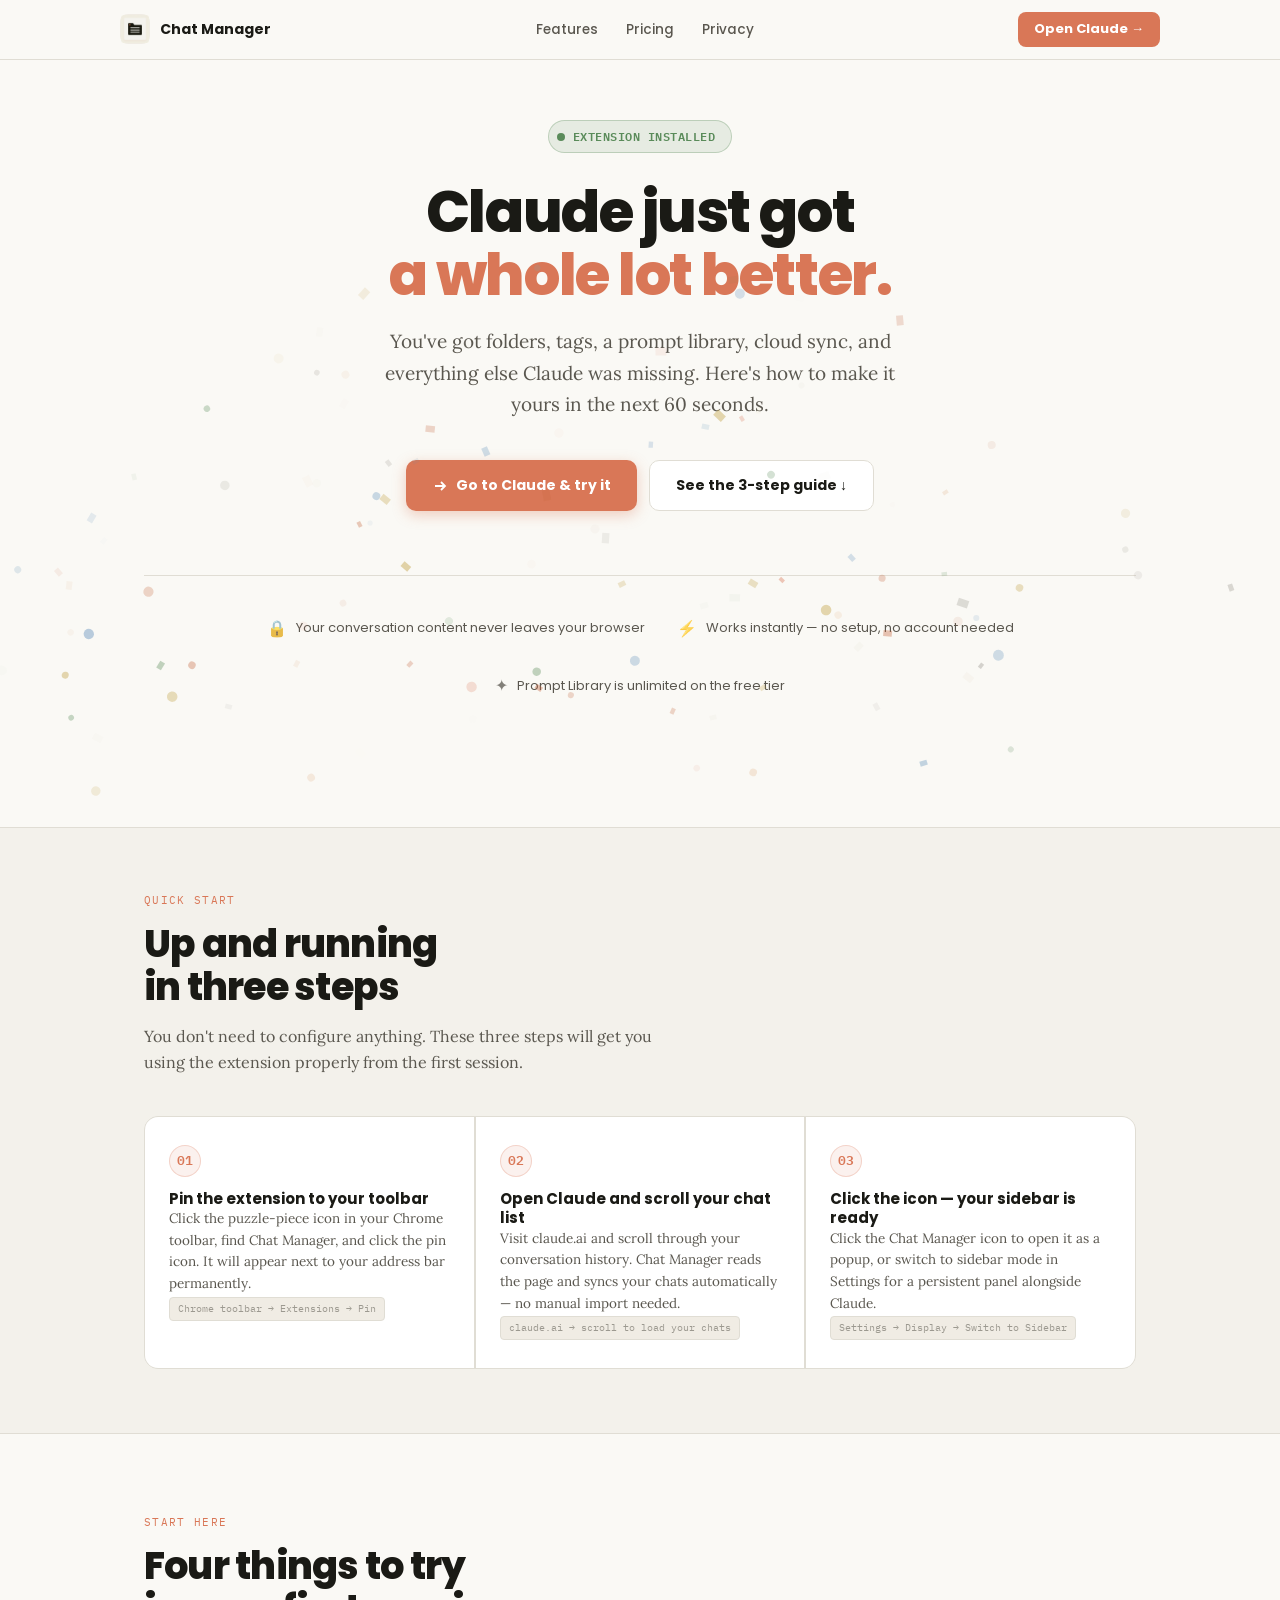
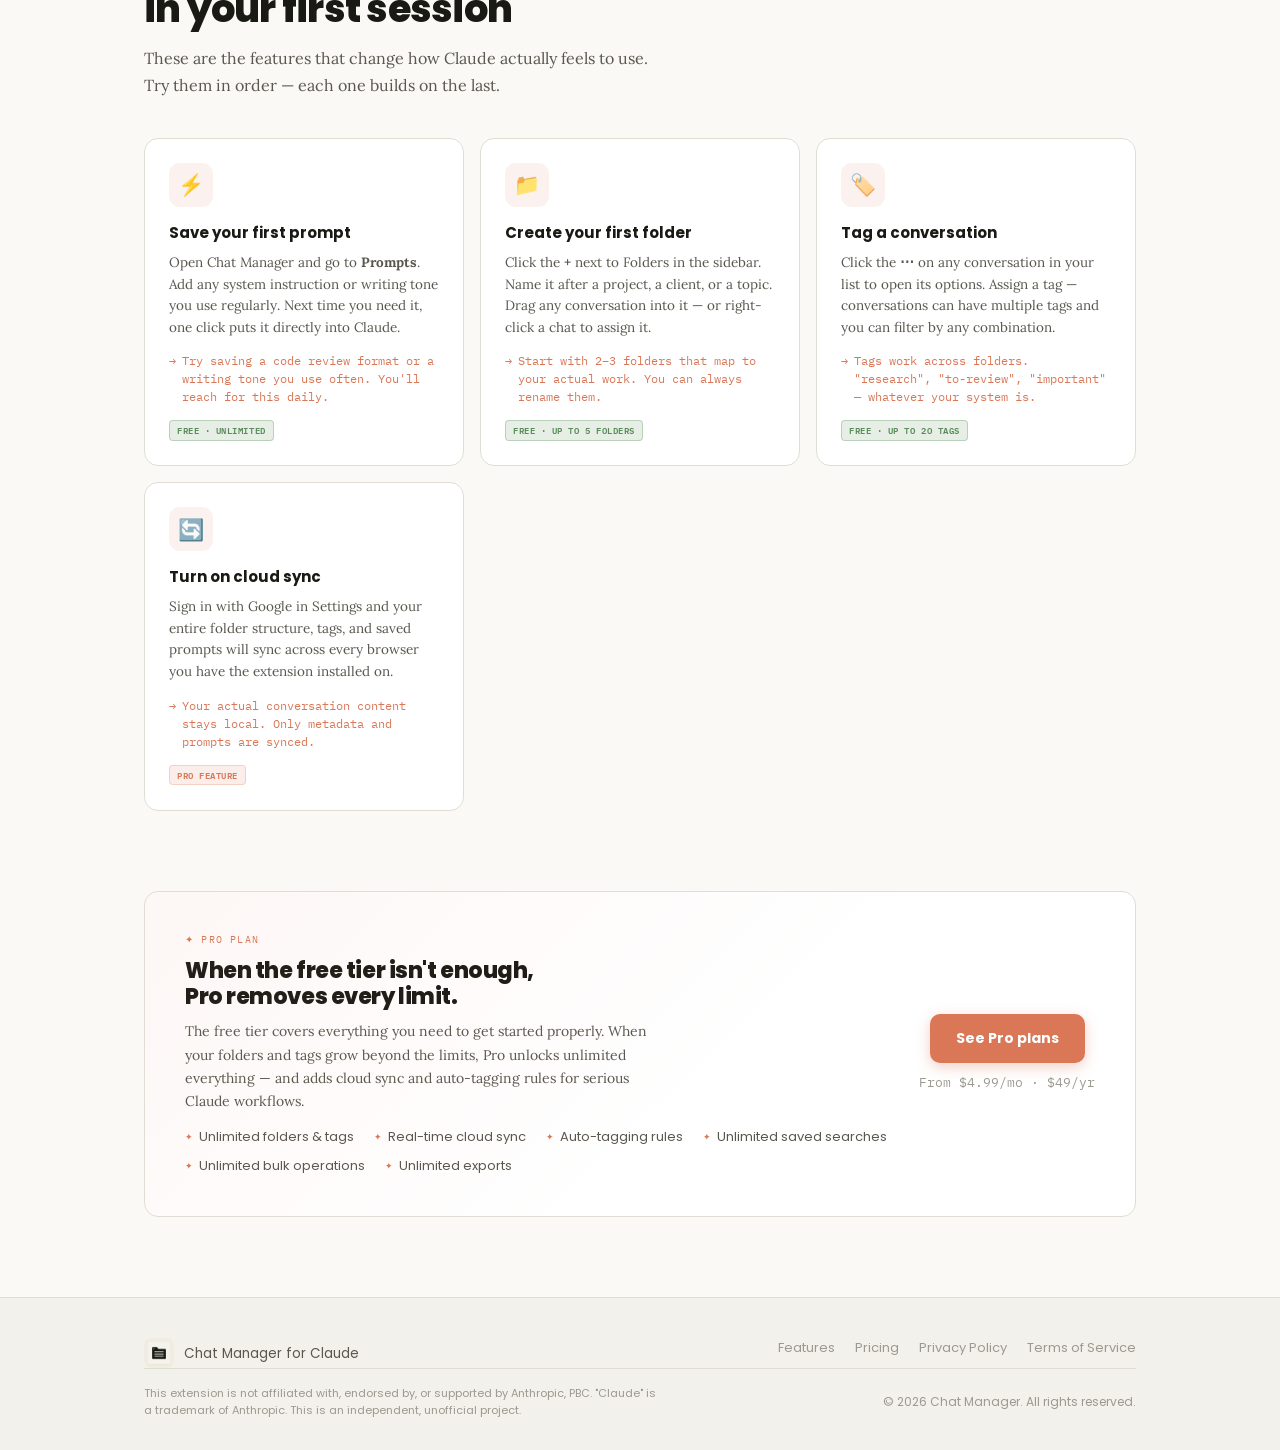
<file: welcome.html>
<!doctype html>
<html lang="en" data-theme="auto">

    <head>
        <meta charset="UTF-8" />
        <meta name="viewport" content="width=device-width, initial-scale=1.0" />
        <title>Welcome to Chat Manager for Claude</title>
        <meta name="description"
            content="You've installed Chat Manager for Claude. Here's how to get started in 60 seconds." />
        <meta name="robots" content="noindex, nofollow" />

        <!-- Fonts (identical to main site) -->
        <link rel="preconnect" href="https://fonts.googleapis.com" />
        <link rel="preconnect" href="https://fonts.gstatic.com" crossorigin />
        <link
            href="https://fonts.googleapis.com/css2?family=IBM+Plex+Mono:wght@400;600&family=Lora:ital,wght@0,400;0,600;1,400&family=Poppins:wght@400;500;600;700;800&display=swap"
            rel="stylesheet" />

        <!-- Site design system -->
        <link rel="stylesheet" href="style.css" />

        <style>
            /* ══════════════════════════════════════
               WELCOME PAGE — EXTRA STYLES
               Everything else inherits from style.css
            ══════════════════════════════════════ */

            /* Canvas sits behind everything */
            #confetti-canvas {
                position: fixed;
                inset: 0;
                pointer-events: none;
                z-index: 9999;
            }

            /* ── INSTALLED BADGE ── */
            .installed-badge {
                display: inline-flex;
                align-items: center;
                gap: 8px;
                padding: 6px 16px 6px 8px;
                background: rgba(90, 139, 90, 0.12);
                border: 1px solid rgba(90, 139, 90, 0.3);
                border-radius: 100px;
                font-size: 12px;
                font-weight: 600;
                color: var(--green);
                font-family: var(--font-mono);
                letter-spacing: 0.04em;
                text-transform: uppercase;
                margin-bottom: 28px;
                animation: badgePop 0.55s cubic-bezier(0.34, 1.56, 0.64, 1) 0.3s both;
            }

            .installed-badge-dot {
                width: 8px;
                height: 8px;
                border-radius: 50%;
                background: var(--green);
                box-shadow: 0 0 0 0 rgba(90, 139, 90, 0.5);
                animation: pulse 2s ease-in-out 1s infinite;
            }

            @keyframes badgePop {
                from {
                    opacity: 0;
                    transform: scale(0.8) translateY(4px);
                }

                to {
                    opacity: 1;
                    transform: scale(1) translateY(0);
                }
            }

            @keyframes pulse {

                0%,
                100% {
                    box-shadow: 0 0 0 0 rgba(90, 139, 90, 0.5);
                }

                50% {
                    box-shadow: 0 0 0 6px rgba(90, 139, 90, 0);
                }
            }

            /* ── WELCOME HERO ── */
            .welcome-hero {
                padding: 72px 0 56px;
                text-align: center;
            }

            .welcome-title {
                font-size: clamp(34px, 5vw, 58px);
                font-weight: 800;
                line-height: 1.08;
                letter-spacing: -0.025em;
                color: var(--text);
                margin-bottom: 20px;
                animation: fadeUp 0.6s cubic-bezier(0.4, 0, 0.2, 1) 0.15s both;
            }

            .welcome-title em {
                font-style: normal;
                color: var(--accent);
            }

            .welcome-sub {
                font-size: clamp(16px, 2.5vw, 19px);
                color: var(--text2);
                font-family: var(--font-body);
                line-height: 1.65;
                max-width: 520px;
                margin: 0 auto 40px;
                animation: fadeUp 0.6s cubic-bezier(0.4, 0, 0.2, 1) 0.25s both;
            }

            .welcome-actions {
                display: flex;
                gap: 12px;
                justify-content: center;
                flex-wrap: wrap;
                margin-bottom: 64px;
                animation: fadeUp 0.6s cubic-bezier(0.4, 0, 0.2, 1) 0.35s both;
            }

            /* ── QUICK START ── */
            .quickstart-section {
                padding: 64px 0;
                background: var(--bg2);
                border-top: 1px solid var(--border);
                border-bottom: 1px solid var(--border);
            }

            .quickstart-grid {
                display: grid;
                grid-template-columns: repeat(auto-fit, minmax(220px, 1fr));
                gap: 2px;
                margin-top: 40px;
                border: 1px solid var(--border);
                border-radius: var(--radius);
                overflow: hidden;
                background: var(--border);
            }

            .qs-step {
                background: var(--surface);
                padding: 28px 24px;
                display: flex;
                flex-direction: column;
                gap: 12px;
                opacity: 0;
                transform: translateY(12px);
                transition:
                    border-color 0.15s,
                    box-shadow 0.15s;
            }

            .qs-step.visible {
                animation: fadeUp 0.5s cubic-bezier(0.4, 0, 0.2, 1) both;
            }

            .qs-step:hover {
                background: var(--surface);
                box-shadow: inset 0 0 0 1px rgba(217, 119, 87, 0.25);
            }

            .qs-num {
                width: 32px;
                height: 32px;
                border-radius: 50%;
                background: rgba(217, 119, 87, 0.1);
                border: 1.5px solid rgba(217, 119, 87, 0.25);
                display: flex;
                align-items: center;
                justify-content: center;
                font-family: var(--font-mono);
                font-size: 13px;
                font-weight: 600;
                color: var(--accent);
                flex-shrink: 0;
            }

            .qs-title {
                font-size: 15px;
                font-weight: 700;
                color: var(--text);
                line-height: 1.3;
            }

            .qs-desc {
                font-size: 13.5px;
                color: var(--text2);
                font-family: var(--font-body);
                line-height: 1.6;
                flex: 1;
            }

            .qs-hint {
                display: inline-flex;
                align-items: center;
                gap: 5px;
                font-family: var(--font-mono);
                font-size: 10px;
                color: var(--muted);
                padding: 3px 8px;
                background: var(--surface2);
                border-radius: 4px;
                border: 1px solid var(--border);
                width: fit-content;
            }

            /* ── FIRST THINGS TO TRY ── */
            .try-section {
                padding: 80px 0;
            }

            .try-grid {
                display: grid;
                grid-template-columns: repeat(auto-fill, minmax(260px, 1fr));
                gap: 16px;
                margin-top: 40px;
            }

            /* Inherits .feature-card from style.css */
            .try-card {
                background: var(--surface);
                border: 1px solid var(--border);
                border-radius: var(--radius);
                padding: 24px;
                transition:
                    border-color 0.15s,
                    box-shadow 0.15s,
                    transform 0.15s;
                opacity: 0;
                transform: translateY(14px);
            }

            .try-card.visible {
                animation: fadeUp 0.5s cubic-bezier(0.4, 0, 0.2, 1) both;
            }

            .try-card:hover {
                border-color: rgba(217, 119, 87, 0.4);
                box-shadow: var(--shadow);
                transform: translateY(-2px);
            }

            .try-card-icon {
                width: 44px;
                height: 44px;
                background: rgba(217, 119, 87, 0.1);
                border-radius: 11px;
                display: flex;
                align-items: center;
                justify-content: center;
                font-size: 21px;
                margin-bottom: 14px;
            }

            .try-card-title {
                font-size: 15px;
                font-weight: 700;
                color: var(--text);
                margin-bottom: 7px;
            }

            .try-card-desc {
                font-size: 13.5px;
                color: var(--text2);
                line-height: 1.6;
                font-family: var(--font-body);
                margin-bottom: 14px;
            }

            .try-card-tip {
                font-size: 12px;
                font-family: var(--font-mono);
                color: var(--accent);
                display: flex;
                align-items: flex-start;
                gap: 6px;
                line-height: 1.5;
            }

            .try-card-tip::before {
                content: "→";
                flex-shrink: 0;
                margin-top: 1px;
            }

            /* ── PRO CALLOUT ── */
            .pro-callout {
                margin: 0 0 80px;
                background: var(--surface);
                border: 1px solid var(--border);
                border-radius: var(--radius);
                padding: 40px;
                display: grid;
                grid-template-columns: 1fr auto;
                gap: 32px;
                align-items: center;
                position: relative;
                overflow: hidden;
            }

            .pro-callout::before {
                content: "";
                position: absolute;
                inset: 0;
                background: linear-gradient(135deg,
                        rgba(217, 119, 87, 0.06) 0%,
                        transparent 60%);
                pointer-events: none;
            }

            .pro-callout-left {}

            .pro-callout-label {
                font-family: var(--font-mono);
                font-size: 10px;
                text-transform: uppercase;
                letter-spacing: 0.12em;
                color: var(--accent);
                margin-bottom: 10px;
            }

            .pro-callout-title {
                font-size: 22px;
                font-weight: 800;
                color: var(--text);
                letter-spacing: -0.02em;
                margin-bottom: 10px;
                line-height: 1.2;
            }

            .pro-callout-desc {
                font-size: 14px;
                color: var(--text2);
                font-family: var(--font-body);
                line-height: 1.65;
                max-width: 480px;
            }

            .pro-feature-list {
                list-style: none;
                padding: 0;
                display: flex;
                flex-wrap: wrap;
                gap: 8px 20px;
                margin-top: 14px;
            }

            .pro-feature-list li {
                font-size: 13px;
                color: var(--text2);
                display: flex;
                align-items: center;
                gap: 6px;
                font-family: var(--font-ui);
            }

            .pro-feature-list li::before {
                content: "✦";
                color: var(--accent);
                font-size: 9px;
            }

            .pro-callout-right {
                display: flex;
                flex-direction: column;
                align-items: center;
                gap: 10px;
                text-align: center;
                flex-shrink: 0;
            }

            .pro-price {
                font-size: 13px;
                color: var(--muted);
                font-family: var(--font-mono);
            }

            /* ── REASSURANCE ROW ── */
            .reassurance {
                display: flex;
                gap: 32px;
                flex-wrap: wrap;
                justify-content: center;
                padding: 40px 0 72px;
                border-top: 1px solid var(--border);
            }

            .reassurance-item {
                display: flex;
                align-items: center;
                gap: 9px;
                font-size: 13px;
                color: var(--text2);
                font-family: var(--font-ui);
            }

            .reassurance-icon {
                font-size: 16px;
                opacity: 0.75;
            }

            /* ── ANIMATIONS ── */
            @keyframes fadeUp {
                from {
                    opacity: 0;
                    transform: translateY(14px);
                }

                to {
                    opacity: 1;
                    transform: translateY(0);
                }
            }

            /* ── RESPONSIVE ── */
            @media (max-width: 680px) {
                .pro-callout {
                    grid-template-columns: 1fr;
                }

                .pro-callout-right {
                    flex-direction: row;
                    justify-content: flex-start;
                    text-align: left;
                }

                .reassurance {
                    gap: 20px;
                    justify-content: flex-start;
                }

                .qs-step {
                    flex-direction: row;
                    align-items: flex-start;
                }
            }

            @media (max-width: 480px) {
                .welcome-hero {
                    padding: 48px 0 40px;
                }

                .quickstart-grid {
                    grid-template-columns: 1fr;
                }

                .try-grid {
                    grid-template-columns: 1fr;
                }

                .pro-callout {
                    padding: 28px 20px;
                }
            }
        </style>
    </head>

    <body>
        <!-- Confetti canvas — behind everything -->
        <canvas id="confetti-canvas" aria-hidden="true"></canvas>

        <!-- ═══ NAV (exact match to site) ═══ -->
        <nav class="site-nav">
            <div class="nav-inner">
                <a class="nav-brand" href="index.html">
                    <div class="nav-brand-icon">
                        <img src="logo.png" alt="Chat Manager logo" width="28" height="28" />
                    </div>
                    <span class="nav-brand-name">Chat Manager</span>
                </a>
                <div class="nav-links">
                    <a class="nav-link" href="index.html#features">Features</a>
                    <a class="nav-link" href="index.html#pricing">Pricing</a>
                    <a class="nav-link" href="privacy.html">Privacy</a>
                </div>
                <div style="display: flex; gap: 8px; align-items: center">
                    <a class="nav-cta" href="https://claude.ai" target="_blank" rel="noopener">Open Claude →</a>
                    <!-- <button
                        class="theme-toggle"
                        id="theme-toggle"
                        aria-label="Toggle theme"
                    >
                        🌙
                    </button> -->
                    <button class="nav-hamburger" id="navHamburger" aria-label="Open menu" aria-expanded="false"
                        aria-controls="mobileNav">
                        <span class="hamburger-bar"></span>
                        <span class="hamburger-bar"></span>
                        <span class="hamburger-bar"></span>
                    </button>
                </div>
            </div>
        </nav>

        <!-- ═══ MOBILE NAV ═══ -->
        <div class="mobile-nav-backdrop" id="mobileNavBackdrop" aria-hidden="true"></div>
        <nav class="mobile-nav" id="mobileNav" aria-hidden="true">
            <div class="mobile-nav-header">
                <a class="nav-brand" href="index.html">
                    <div class="nav-brand-icon">
                        <img src="logo.png" alt="Chat Manager logo" width="28" height="28" />
                    </div>
                    <span class="nav-brand-name">Chat Manager</span>
                </a>
                <button class="mobile-nav-close" id="mobileNavClose" aria-label="Close menu">
                    <svg width="18" height="18" viewBox="0 0 18 18" fill="none" stroke="currentColor" stroke-width="2.2"
                        stroke-linecap="round">
                        <line x1="3" y1="3" x2="15" y2="15" />
                        <line x1="15" y1="3" x2="3" y2="15" />
                    </svg>
                </button>
            </div>
            <div class="mobile-nav-links">
                <a class="mobile-nav-link" href="index.html#features"><span class="mobile-nav-link-icon">✦</span>
                    Features</a>
                <a class="mobile-nav-link" href="index.html#pricing"><span class="mobile-nav-link-icon">✦</span>
                    Pricing</a>
                <a class="mobile-nav-link" href="privacy.html"><span class="mobile-nav-link-icon">✦</span> Privacy</a>
            </div>
            <div class="mobile-nav-footer">
                <a class="btn btn-primary" href="https://claude.ai" target="_blank" rel="noopener"
                    style="justify-content: center">Open Claude →</a>
                <p class="mobile-nav-disclaimer">
                    Chat Manager is unofficial &amp; independent.<br />Not
                    affiliated with Anthropic.
                </p>
            </div>
        </nav>

        <!-- ═══ WELCOME HERO ═══ -->
        <section class="welcome-hero">
            <div class="container">
                <div class="installed-badge">
                    <span class="installed-badge-dot"></span>
                    Extension installed
                </div>

                <h1 class="welcome-title">
                    Claude just got<br /><em>a whole lot better.</em>
                </h1>

                <p class="welcome-sub">
                    You've got folders, tags, a prompt library, cloud sync, and
                    everything else Claude was missing. Here's how to make it
                    yours in the next 60 seconds.
                </p>

                <div class="welcome-actions">
                    <a class="btn btn-primary" href="https://claude.ai" target="_blank" rel="noopener">
                        <svg width="16" height="16" viewBox="0 0 16 16" fill="none" stroke="currentColor"
                            stroke-width="1.8">
                            <path d="M3 8h10M9 4l4 4-4 4" />
                        </svg>
                        Go to Claude &amp; try it
                    </a>
                    <a class="btn btn-secondary" href="#quick-start">
                        See the 3-step guide ↓
                    </a>
                </div>

                <!-- Reassurance strip under the buttons -->
                <div class="reassurance">
                    <div class="reassurance-item">
                        <span class="reassurance-icon">🔒</span>
                        Your conversation content never leaves your browser
                    </div>
                    <div class="reassurance-item">
                        <span class="reassurance-icon">⚡</span>
                        Works instantly — no setup, no account needed
                    </div>
                    <div class="reassurance-item">
                        <span class="reassurance-icon">✦</span>
                        Prompt Library is unlimited on the free tier
                    </div>
                </div>
            </div>
        </section>

        <!-- ═══ QUICK START ═══ -->
        <section class="quickstart-section" id="quick-start">
            <div class="container">
                <div class="section-label">Quick start</div>
                <h2 class="section-title">
                    Up and running<br />in three steps
                </h2>
                <p class="section-sub" style="margin-bottom: 0">
                    You don't need to configure anything. These three steps will
                    get you using the extension properly from the first session.
                </p>

                <div class="quickstart-grid">
                    <div class="qs-step">
                        <div class="qs-num">01</div>
                        <div>
                            <div class="qs-title">
                                Pin the extension to your toolbar
                            </div>
                            <p class="qs-desc">
                                Click the puzzle-piece icon in your Chrome
                                toolbar, find Chat Manager, and click the pin
                                icon. It will appear next to your address bar
                                permanently.
                            </p>
                            <span class="qs-hint">Chrome toolbar → Extensions → Pin</span>
                        </div>
                    </div>

                    <div class="qs-step">
                        <div class="qs-num">02</div>
                        <div>
                            <div class="qs-title">
                                Open Claude and scroll your chat list
                            </div>
                            <p class="qs-desc">
                                Visit claude.ai and scroll through your
                                conversation history. Chat Manager reads the
                                page and syncs your chats automatically — no
                                manual import needed.
                            </p>
                            <span class="qs-hint">claude.ai → scroll to load your chats</span>
                        </div>
                    </div>

                    <div class="qs-step">
                        <div class="qs-num">03</div>
                        <div>
                            <div class="qs-title">
                                Click the icon — your sidebar is ready
                            </div>
                            <p class="qs-desc">
                                Click the Chat Manager icon to open it as a
                                popup, or switch to sidebar mode in Settings for
                                a persistent panel alongside Claude.
                            </p>
                            <span class="qs-hint">Settings → Display → Switch to Sidebar</span>
                        </div>
                    </div>
                </div>
            </div>
        </section>

        <!-- ═══ FIRST THINGS TO TRY ═══ -->
        <section class="try-section">
            <div class="container">
                <div class="section-label">Start here</div>
                <h2 class="section-title">
                    Four things to try<br />in your first session
                </h2>
                <p class="section-sub" style="margin-bottom: 0">
                    These are the features that change how Claude actually feels
                    to use. Try them in order — each one builds on the last.
                </p>

                <div class="try-grid">
                    <div class="try-card">
                        <div class="try-card-icon">⚡</div>
                        <div class="try-card-title">Save your first prompt</div>
                        <p class="try-card-desc">
                            Open Chat Manager and go to
                            <strong>Prompts</strong>. Add any system instruction
                            or writing tone you use regularly. Next time you
                            need it, one click puts it directly into Claude.
                        </p>
                        <div class="try-card-tip">
                            Try saving a code review format or a writing tone
                            you use often. You'll reach for this daily.
                        </div>
                        <span class="feature-badge badge-free" style="margin-top: 14px">Free · Unlimited</span>
                    </div>

                    <div class="try-card">
                        <div class="try-card-icon">📁</div>
                        <div class="try-card-title">
                            Create your first folder
                        </div>
                        <p class="try-card-desc">
                            Click the <strong>+</strong> next to Folders in the
                            sidebar. Name it after a project, a client, or a
                            topic. Drag any conversation into it — or
                            right-click a chat to assign it.
                        </p>
                        <div class="try-card-tip">
                            Start with 2–3 folders that map to your actual work.
                            You can always rename them.
                        </div>
                        <span class="feature-badge badge-free" style="margin-top: 14px">Free · Up to 5 folders</span>
                    </div>

                    <div class="try-card">
                        <div class="try-card-icon">🏷️</div>
                        <div class="try-card-title">Tag a conversation</div>
                        <p class="try-card-desc">
                            Click the <strong>⋯</strong> on any conversation in
                            your list to open its options. Assign a tag —
                            conversations can have multiple tags and you can
                            filter by any combination.
                        </p>
                        <div class="try-card-tip">
                            Tags work across folders. "research", "to-review",
                            "important" — whatever your system is.
                        </div>
                        <span class="feature-badge badge-free" style="margin-top: 14px">Free · Up to 20 tags</span>
                    </div>

                    <div class="try-card">
                        <div class="try-card-icon">🔄</div>
                        <div class="try-card-title">Turn on cloud sync</div>
                        <p class="try-card-desc">
                            Sign in with Google in Settings and your entire
                            folder structure, tags, and saved prompts will sync
                            across every browser you have the extension
                            installed on.
                        </p>
                        <div class="try-card-tip">
                            Your actual conversation content stays local. Only
                            metadata and prompts are synced.
                        </div>
                        <span class="feature-badge badge-pro" style="margin-top: 14px">Pro feature</span>
                    </div>
                </div>
            </div>
        </section>

        <!-- ═══ PRO CALLOUT ═══ -->
        <div class="container">
            <div class="pro-callout">
                <div class="pro-callout-left">
                    <div class="pro-callout-label">✦ Pro plan</div>
                    <h3 class="pro-callout-title">
                        When the free tier isn't enough,<br />Pro removes every
                        limit.
                    </h3>
                    <p class="pro-callout-desc">
                        The free tier covers everything you need to get started
                        properly. When your folders and tags grow beyond the
                        limits, Pro unlocks unlimited everything — and adds
                        cloud sync and auto-tagging rules for serious Claude
                        workflows.
                    </p>
                    <ul class="pro-feature-list">
                        <li>Unlimited folders &amp; tags</li>
                        <li>Real-time cloud sync</li>
                        <li>Auto-tagging rules</li>
                        <li>Unlimited saved searches</li>
                        <li>Unlimited bulk operations</li>
                        <li>Unlimited exports</li>
                    </ul>
                </div>
                <div class="pro-callout-right">
                    <a class="btn btn-primary" href="index.html#pricing">
                        See Pro plans
                    </a>
                    <span class="pro-price">From $4.99/mo · $49/yr</span>
                </div>
            </div>
        </div>

        <!-- ═══ FOOTER ═══ -->
        <footer style="
                background: var(--bg2);
                border-top: 1px solid var(--border);
                padding: 40px 0 32px;
            ">
            <div class="container">
                <div class="footer-top">
                    <a class="footer-brand" href="index.html">
                        <div class="nav-brand-icon">
                            <img src="logo.png" alt="Chat Manager logo" width="28" height="28" />
                        </div>
                        Chat Manager for Claude
                    </a>
                    <div class="footer-links">
                        <a class="footer-link" href="index.html#features">Features</a>
                        <a class="footer-link" href="index.html#pricing">Pricing</a>
                        <a class="footer-link" href="privacy.html">Privacy Policy</a>
                        <a class="footer-link" href="terms.html">Terms of Service</a>
                    </div>
                </div>
                <div class="footer-bottom">
                    <div class="footer-disclaimer">
                        This extension is not affiliated with, endorsed by, or
                        supported by Anthropic, PBC. "Claude" is a trademark of
                        Anthropic. This is an independent, unofficial project.
                    </div>
                    <span>© 2026 Chat Manager. All rights reserved.</span>
                </div>
            </div>
        </footer>

        <script>
            /* ════════════════════════════════════════════
           CONFETTI ENGINE
           Pure canvas — no external libraries.
           Fires on page load, runs for ~4 seconds,
           then removes itself cleanly.
        ════════════════════════════════════════════ */
            (function () {
                const canvas = document.getElementById("confetti-canvas");
                const ctx = canvas.getContext("2d");

                // Match design system accent + complementary colours
                const COLORS = [
                    "#d97757", // accent (rust)
                    "#c4673f", // accent hover
                    "#5a8bb8", // blue token
                    "#5a8b5a", // green token
                    "#f0ece4", // surface light
                    "#b8942a", // warm gold
                    "#e8c4a4", // peachy warm
                    "#9c9990", // muted
                ];

                const PARTICLE_COUNT = 140;
                const GRAVITY = 0.38;
                const DRAG = 0.985;
                let particles = [];
                let animId;
                let running = true;

                function resize() {
                    canvas.width = window.innerWidth;
                    canvas.height = window.innerHeight;
                }
                resize();
                window.addEventListener("resize", resize);

                function randomBetween(a, b) {
                    return a + Math.random() * (b - a);
                }

                function createParticle() {
                    const angle = randomBetween(-Math.PI * 0.9, -Math.PI * 0.1); // upward spread
                    const speed = randomBetween(6, 18);
                    const shape = Math.random() < 0.5 ? "rect" : "circle";
                    return {
                        x: randomBetween(
                            canvas.width * 0.25,
                            canvas.width * 0.75,
                        ),
                        y: canvas.height * 0.55,
                        vx: Math.cos(angle) * speed,
                        vy: Math.sin(angle) * speed,
                        color: COLORS[
                            Math.floor(Math.random() * COLORS.length)
                        ],
                        size: randomBetween(5, 11),
                        rotation: randomBetween(0, Math.PI * 2),
                        rotSpeed: randomBetween(-0.18, 0.18),
                        opacity: 1,
                        shape,
                        decay: randomBetween(0.012, 0.022),
                    };
                }

                // Staggered burst — two waves for a richer effect
                function launch() {
                    for (let i = 0; i < PARTICLE_COUNT * 0.65; i++) {
                        particles.push(createParticle());
                    }
                    setTimeout(() => {
                        for (let i = 0; i < PARTICLE_COUNT * 0.35; i++) {
                            particles.push(createParticle());
                        }
                    }, 260);
                }

                function drawParticle(p) {
                    ctx.save();
                    ctx.globalAlpha = Math.max(0, p.opacity);
                    ctx.fillStyle = p.color;
                    ctx.translate(p.x, p.y);
                    ctx.rotate(p.rotation);

                    if (p.shape === "circle") {
                        ctx.beginPath();
                        ctx.arc(0, 0, p.size * 0.5, 0, Math.PI * 2);
                        ctx.fill();
                    } else {
                        ctx.fillRect(
                            -p.size * 0.5,
                            -p.size * 0.35,
                            p.size,
                            p.size * 0.7,
                        );
                    }
                    ctx.restore();
                }

                function tick() {
                    if (!running && particles.length === 0) {
                        canvas.remove();
                        return;
                    }

                    ctx.clearRect(0, 0, canvas.width, canvas.height);

                    particles = particles.filter((p) => p.opacity > 0);
                    particles.forEach((p) => {
                        p.vy += GRAVITY;
                        p.vx *= DRAG;
                        p.vy *= DRAG;
                        p.x += p.vx;
                        p.y += p.vy;
                        p.rotation += p.rotSpeed;
                        p.opacity -= p.decay;
                        drawParticle(p);
                    });

                    animId = requestAnimationFrame(tick);
                }

                // Fire after a brief delay so the page paints first
                setTimeout(() => {
                    launch();
                    tick();
                    // Mark as not running after 4.5 s so cleanup happens naturally
                    setTimeout(() => {
                        running = false;
                    }, 4500);
                }, 180);
            })();

            /* ════════════════════════════════════════════
           SCROLL-TRIGGERED ANIMATIONS
           Staggered fadeUp for quickstart steps
           and try-cards once they enter the viewport.
        ════════════════════════════════════════════ */
            (function () {
                const observer = new IntersectionObserver(
                    (entries) => {
                        entries.forEach((entry) => {
                            if (!entry.isIntersecting) return;
                            const el = entry.target;
                            const delay = el.dataset.delay || "0ms";
                            el.style.animationDelay = delay;
                            el.classList.add("visible");
                            observer.unobserve(el);
                        });
                    },
                    { threshold: 0.15 },
                );

                // Stagger quickstart steps
                document.querySelectorAll(".qs-step").forEach((el, i) => {
                    el.dataset.delay = `${i * 80}ms`;
                    observer.observe(el);
                });

                // Stagger try-cards
                document.querySelectorAll(".try-card").forEach((el, i) => {
                    el.dataset.delay = `${i * 70}ms`;
                    observer.observe(el);
                });
            })();

            /* ════════════════════════════════════════════
           THEME TOGGLE (identical to main site)
        ════════════════════════════════════════════ */
            (function () {
                const themes = ["auto", "light", "dark"];
                const icons = { auto: "🌙", light: "☀️", dark: "🌙" };
                let idx = 0;
                const html = document.documentElement;
                const btn = document.getElementById("theme-toggle");

                function load() {
                    const saved =
                        localStorage.getItem("ccm-site-theme") || "auto";
                    idx = themes.indexOf(saved);
                    if (idx < 0) idx = 0;
                    apply();
                }
                function apply() {
                    html.setAttribute("data-theme", themes[idx]);
                    if (btn) btn.textContent = icons[themes[idx]];
                    localStorage.setItem("ccm-site-theme", themes[idx]);
                }
                btn?.addEventListener("click", () => {
                    idx = (idx + 1) % themes.length;
                    apply();
                });
                load();
            })();

            /* ════════════════════════════════════════════
           MOBILE NAV (identical to main site)
        ════════════════════════════════════════════ */
            (function () {
                const hamburger = document.getElementById("navHamburger");
                const closeBtn = document.getElementById("mobileNavClose");
                const nav = document.getElementById("mobileNav");
                const backdrop = document.getElementById("mobileNavBackdrop");

                function open() {
                    nav.classList.add("is-open");
                    backdrop.classList.add("is-visible");
                    document.body.classList.add("nav-open");
                    hamburger?.setAttribute("aria-expanded", "true");
                    nav.setAttribute("aria-hidden", "false");
                }
                function close() {
                    nav.classList.remove("is-open");
                    backdrop.classList.remove("is-visible");
                    document.body.classList.remove("nav-open");
                    hamburger?.setAttribute("aria-expanded", "false");
                    nav.setAttribute("aria-hidden", "true");
                }

                hamburger?.addEventListener("click", open);
                closeBtn?.addEventListener("click", close);
                backdrop?.addEventListener("click", close);
                document.addEventListener("keydown", (e) => {
                    if (e.key === "Escape") close();
                });
            })();
        </script>
    </body>

</html>
</file>
<file: style.css>
/* ═══════════════════════════════════════════════════
   Chat Manager for Claude — Site Styles
   Design system: Anthropic-inspired warm neutrals
   Supports light / dark / auto (prefers-color-scheme)
═══════════════════════════════════════════════════ */

/* ─── TOKENS ─── */
:root {
    --accent: #d97757;
    --accent-h: #c4673f;
    --blue: #5a8bb8;
    --green: #5a8b5a;

    --bg: #faf9f5;
    --bg2: #f3f1eb;
    --surface: #ffffff;
    --surface2: #f0ece4;
    --border: #e0ddd4;
    --border2: #ccc9c0;

    --text: #1a1a15;
    --text2: #5a574f;
    --muted: #9c9990;

    --radius: 14px;
    --radius-sm: 8px;
    --shadow: 0 4px 24px rgba(0, 0, 0, 0.08), 0 1px 4px rgba(0, 0, 0, 0.05);
    --shadow-lg: 0 12px 48px rgba(0, 0, 0, 0.12), 0 2px 8px rgba(0, 0, 0, 0.06);

    --font-ui:
        "Poppins", -apple-system, BlinkMacSystemFont, "Segoe UI", sans-serif;
    --font-body: "Lora", Georgia, "Times New Roman", serif;
    --font-mono: "IBM Plex Mono", "Fira Code", "Cascadia Code", monospace;

    --max-w: 1040px;
    --nav-h: 60px;

    color-scheme: light;
}

[data-theme="dark"] {
    --bg: #141413;
    --bg2: #1a1917;
    --surface: #201e1c;
    --surface2: #2a2826;
    --border: #2c2a27;
    --border2: #3a3733;

    --text: #f0ece4;
    --text2: #b0aea5;
    --muted: #6b6760;

    color-scheme: dark;
}

@media (prefers-color-scheme: dark) {
    [data-theme="auto"] {
        --bg: #141413;
        --bg2: #1a1917;
        --surface: #201e1c;
        --surface2: #2a2826;
        --border: #2c2a27;
        --border2: #3a3733;
        --text: #f0ece4;
        --text2: #b0aea5;
        --muted: #6b6760;
        color-scheme: dark;
    }
}

/* ─── RESET ─── */
*,
*::before,
*::after {
    box-sizing: border-box;
    margin: 0;
    padding: 0;
}
html {
    scroll-behavior: smooth;
}
body {
    font-family: var(--font-ui);
    font-size: 15px;
    line-height: 1.6;
    background: var(--bg);
    color: var(--text);
    transition:
        background 0.2s,
        color 0.2s;
    min-height: 100vh;
}
a {
    color: var(--accent);
    text-decoration: none;
}
a:hover {
    text-decoration: underline;
}
img {
    max-width: 100%;
    display: block;
}
ul,
ol {
    padding-left: 1.4em;
}

/* ─── NAV ─── */
.site-nav {
    position: sticky;
    top: 0;
    height: var(--nav-h);
    background: var(--bg);
    border-bottom: 1px solid var(--border);
    backdrop-filter: blur(12px);
    -webkit-backdrop-filter: blur(12px);
    z-index: 100;
    display: flex;
    align-items: center;
    padding: 0 24px;
}
.nav-inner {
    max-width: var(--max-w);
    width: 100%;
    margin: 0 auto;
    display: flex;
    align-items: center;
    justify-content: space-between;
    gap: 16px;
}
.nav-brand {
    display: flex;
    align-items: center;
    gap: 10px;
    text-decoration: none;
    color: var(--text);
}
.nav-brand-icon {
    width: 30px;
    height: 30px;
    background: var(--surface2);
    border-radius: 8px;
    display: flex;
    align-items: center;
    justify-content: center;
    flex-shrink: 0;
}
.nav-brand-icon svg {
    width: 18px;
    height: 18px;
}
.nav-brand-name {
    font-size: 14px;
    font-weight: 700;
    color: var(--text);
    white-space: nowrap;
}
.nav-links {
    display: flex;
    align-items: center;
    gap: 4px;
}
.nav-link {
    padding: 6px 12px;
    border-radius: 6px;
    font-size: 13.5px;
    font-weight: 500;
    color: var(--text2);
    transition:
        background 0.15s,
        color 0.15s;
    text-decoration: none;
}
.nav-link:hover {
    background: var(--surface2);
    color: var(--text);
    text-decoration: none;
}
.nav-cta {
    padding: 7px 16px;
    background: var(--accent);
    color: #fff !important;
    border-radius: 8px;
    font-size: 13px;
    font-weight: 700;
    transition:
        background 0.15s,
        transform 0.1s;
    white-space: nowrap;
}
.nav-cta:hover {
    background: var(--accent-h);
    transform: translateY(-1px);
    text-decoration: none;
}

/* Theme toggle */
.theme-toggle {
    width: 34px;
    height: 34px;
    border-radius: 8px;
    border: 1px solid var(--border);
    background: var(--surface);
    color: var(--text2);
    cursor: pointer;
    display: flex;
    align-items: center;
    justify-content: center;
    font-size: 15px;
    transition:
        background 0.15s,
        border-color 0.15s;
    flex-shrink: 0;
}
.theme-toggle:hover {
    background: var(--surface2);
    border-color: var(--border2);
}

/* ─── LAYOUT ─── */
.container {
    max-width: var(--max-w);
    margin: 0 auto;
    padding: 0 24px;
}
section {
    padding: 80px 0;
}
section:first-of-type {
    padding-top: 60px;
}

/* ─── HERO ─── */
.hero {
    padding: 80px 0 72px;
    text-align: center;
}
.hero-badge {
    display: inline-flex;
    align-items: center;
    gap: 6px;
    padding: 5px 14px;
    background: rgba(217, 119, 87, 0.12);
    border: 1px solid rgba(217, 119, 87, 0.25);
    border-radius: 100px;
    font-size: 12px;
    font-weight: 600;
    color: var(--accent);
    font-family: var(--font-mono);
    margin-bottom: 24px;
    letter-spacing: 0.05em;
    text-transform: uppercase;
}
.hero-title {
    font-size: clamp(32px, 5vw, 56px);
    font-weight: 800;
    line-height: 1.1;
    color: var(--text);
    margin-bottom: 20px;
    letter-spacing: -0.02em;
}
.hero-title em {
    font-style: normal;
    color: var(--accent);
}
.hero-sub {
    font-size: clamp(16px, 2.5vw, 19px);
    color: var(--text2);
    max-width: 560px;
    margin: 0 auto 36px;
    line-height: 1.65;
    font-family: var(--font-body);
}
.hero-actions {
    display: flex;
    gap: 12px;
    justify-content: center;
    flex-wrap: wrap;
    margin-bottom: 48px;
}
.btn {
    display: inline-flex;
    align-items: center;
    gap: 8px;
    padding: 13px 26px;
    border-radius: 10px;
    font-family: var(--font-ui);
    font-size: 14px;
    font-weight: 700;
    cursor: pointer;
    border: none;
    transition: all 0.15s;
    text-decoration: none;
}
.btn-primary {
    background: var(--accent);
    color: #fff;
    box-shadow: 0 4px 14px rgba(217, 119, 87, 0.35);
}
.btn-primary:hover {
    background: var(--accent-h);
    transform: translateY(-2px);
    box-shadow: 0 6px 20px rgba(217, 119, 87, 0.4);
    text-decoration: none;
    color: #fff;
}
.btn-secondary {
    background: var(--surface);
    color: var(--text);
    border: 1px solid var(--border);
}
.btn-secondary:hover {
    background: var(--surface2);
    transform: translateY(-1px);
    text-decoration: none;
    color: var(--text);
}

/* Browser mockup */
.browser-mockup {
    max-width: 780px;
    margin: 0 auto;
    background: var(--surface);
    border: 1px solid var(--border);
    border-radius: 12px;
    box-shadow: var(--shadow-lg);
    overflow: hidden;
}
.browser-bar {
    display: flex;
    align-items: center;
    gap: 6px;
    padding: 10px 14px;
    background: var(--surface2);
    border-bottom: 1px solid var(--border);
}
.browser-dot {
    width: 10px;
    height: 10px;
    border-radius: 50%;
    background: var(--border2);
}
.browser-dot:nth-child(1) {
    background: #ff5f57;
}
.browser-dot:nth-child(2) {
    background: #febc2e;
}
.browser-dot:nth-child(3) {
    background: #28c840;
}
.browser-url {
    flex: 1;
    background: var(--bg);
    border: 1px solid var(--border);
    border-radius: 5px;
    height: 22px;
    margin: 0 8px;
    display: flex;
    align-items: center;
    padding: 0 8px;
    font-family: var(--font-mono);
    font-size: 10px;
    color: var(--muted);
}
.browser-content {
    aspect-ratio: 16/9;
    background: var(--bg2);
    display: flex;
    align-items: center;
    justify-content: center;
    color: var(--muted);
    font-size: 13px;
}
.browser-screenshot {
    width: 100%;
    object-fit: cover;
}

/* ─── HERO CAROUSEL ─── */
.hero-carousel {
    position: relative;
    width: 100%;
    aspect-ratio: 16/9;
    overflow: hidden;
    background: var(--bg2);
}

.carousel-track {
    position: relative;
    width: 100%;
    height: 100%;
}

.carousel-slide {
    position: absolute;
    inset: 0;
    opacity: 0;
    transform: scale(1.04);
    transition:
        opacity 0.65s cubic-bezier(0.4, 0, 0.2, 1),
        transform 0.65s cubic-bezier(0.4, 0, 0.2, 1);
    pointer-events: none;
}

.carousel-slide.active {
    opacity: 1;
    transform: scale(1);
    pointer-events: auto;
    z-index: 1;
}

.carousel-slide img {
    width: 100%;
    height: 100%;
    object-fit: cover;
    display: block;
    transition: transform 0.55s cubic-bezier(0.4, 0, 0.2, 1);
}

.hero-carousel:hover .carousel-slide.active img {
    transform: scale(1.025);
}

/* Slide captions — now live below the carousel */
.carousel-footer {
    display: flex;
    align-items: center;
    justify-content: space-between;
    gap: 12px;
    padding: 12px 4px 0;
    max-width: 780px;
    margin: 0 auto;
}

.carousel-captions {
    position: relative;
    flex: 1;
    min-height: 28px;
}

.slide-caption {
    position: absolute;
    top: 0;
    left: 0;
    display: inline-flex;
    align-items: center;
    gap: 7px;
    font-size: 13px;
    font-weight: 600;
    font-family: var(--font-ui);
    color: var(--text2);
    white-space: nowrap;
    opacity: 0;
    transform: translateY(5px);
    transition:
        opacity 0.35s ease,
        transform 0.35s ease;
    pointer-events: none;
}

.slide-caption.active {
    opacity: 1;
    transform: translateY(0);
    pointer-events: auto;
}

.slide-caption-icon {
    font-size: 14px;
    line-height: 1;
}

/* Dot indicators */
.carousel-dots {
    display: flex;
    gap: 6px;
    align-items: center;
    flex-shrink: 0;
}

.carousel-dot {
    width: 7px;
    height: 7px;
    border-radius: 50%;
    background: var(--border2);
    border: none;
    cursor: pointer;
    transition:
        background 0.25s ease,
        transform 0.2s ease,
        width 0.3s cubic-bezier(0.4, 0, 0.2, 1);
    padding: 0;
}

.carousel-dot:hover {
    background: var(--muted);
    transform: scale(1.2);
}

.carousel-dot.active {
    background: var(--accent);
    width: 22px;
    border-radius: 4px;
}
.carousel-btn {
    position: absolute;
    top: 50%;
    transform: translateY(-50%) scale(0.9);
    z-index: 10;
    width: 36px;
    height: 36px;
    border-radius: 50%;
    background: rgba(250, 249, 245, 0.9);
    backdrop-filter: blur(8px);
    -webkit-backdrop-filter: blur(8px);
    border: 1px solid var(--border);
    color: var(--text2);
    display: flex;
    align-items: center;
    justify-content: center;
    cursor: pointer;
    opacity: 0;
    transition:
        opacity 0.25s ease,
        transform 0.2s ease,
        background 0.15s,
        color 0.15s;
    box-shadow: 0 2px 12px rgba(0, 0, 0, 0.12);
}

[data-theme="dark"] .carousel-btn {
    background: rgba(32, 30, 28, 0.88);
    color: var(--text2);
}

.hero-carousel:hover .carousel-btn {
    opacity: 1;
    transform: translateY(-50%) scale(1);
}

.carousel-btn:hover {
    background: var(--surface) !important;
    color: var(--accent) !important;
    transform: translateY(-50%) scale(1.08) !important;
}

.carousel-btn-prev {
    left: 12px;
}
.carousel-btn-next {
    right: 12px;
}

/* Prev / Next buttons */
.carousel-progress {
    position: absolute;
    bottom: 0;
    left: 0;
    right: 0;
    height: 2px;
    background: rgba(255, 255, 255, 0.12);
    z-index: 10;
}

.carousel-progress-bar {
    height: 100%;
    width: 0%;
    background: var(--accent);
    border-radius: 0 2px 2px 0;
}

/* ─── FEATURES GRID ─── */
.section-label {
    font-family: var(--font-mono);
    font-size: 11px;
    text-transform: uppercase;
    letter-spacing: 0.12em;
    color: var(--accent);
    margin-bottom: 12px;
}
.section-title {
    font-size: clamp(24px, 3.5vw, 38px);
    font-weight: 800;
    color: var(--text);
    margin-bottom: 14px;
    letter-spacing: -0.02em;
    line-height: 1.15;
}
.section-sub {
    font-size: 16px;
    color: var(--text2);
    max-width: 520px;
    font-family: var(--font-body);
    line-height: 1.65;
    margin-bottom: 48px;
}
.features-grid {
    display: grid;
    grid-template-columns: repeat(auto-fill, minmax(280px, 1fr));
    gap: 16px;
}
.feature-card {
    background: var(--surface);
    border: 1px solid var(--border);
    border-radius: var(--radius);
    padding: 24px;
    transition:
        border-color 0.15s,
        box-shadow 0.15s,
        transform 0.15s;
}
.feature-card:hover {
    border-color: rgba(217, 119, 87, 0.4);
    box-shadow: var(--shadow);
    transform: translateY(-2px);
}
.feature-icon {
    width: 42px;
    height: 42px;
    background: rgba(217, 119, 87, 0.1);
    border-radius: 10px;
    display: flex;
    align-items: center;
    justify-content: center;
    font-size: 20px;
    margin-bottom: 14px;
}
.feature-title {
    font-size: 15px;
    font-weight: 700;
    color: var(--text);
    margin-bottom: 6px;
}
.feature-desc {
    font-size: 13.5px;
    color: var(--text2);
    line-height: 1.6;
    font-family: var(--font-body);
}
.feature-badge {
    display: inline-block;
    margin-top: 10px;
    font-family: var(--font-mono);
    font-size: 9px;
    padding: 2px 7px;
    border-radius: 4px;
    font-weight: 600;
    text-transform: uppercase;
    letter-spacing: 0.06em;
}
.badge-free {
    background: rgba(90, 139, 90, 0.15);
    color: var(--green);
    border: 1px solid rgba(90, 139, 90, 0.3);
}
.badge-pro {
    background: rgba(217, 119, 87, 0.12);
    color: var(--accent);
    border: 1px solid rgba(217, 119, 87, 0.25);
}

/* ─── HOW IT WORKS ─── */
.steps {
    display: flex;
    flex-direction: column;
    gap: 0;
    max-width: 640px;
}
.step {
    display: flex;
    gap: 20px;
    position: relative;
    padding-bottom: 32px;
}
.step:last-child {
    padding-bottom: 0;
}
.step-num-wrap {
    display: flex;
    flex-direction: column;
    align-items: center;
    flex-shrink: 0;
}
.step-num {
    width: 36px;
    height: 36px;
    background: var(--accent);
    color: #fff;
    border-radius: 50%;
    display: flex;
    align-items: center;
    justify-content: center;
    font-size: 14px;
    font-weight: 800;
    flex-shrink: 0;
}
.step-line {
    width: 2px;
    flex: 1;
    background: var(--border);
    margin-top: 6px;
}
.step:last-child .step-line {
    display: none;
}
.step-body {
    padding-top: 6px;
}
.step-title {
    font-size: 15px;
    font-weight: 700;
    color: var(--text);
    margin-bottom: 4px;
}
.step-desc {
    font-size: 13.5px;
    color: var(--text2);
    font-family: var(--font-body);
    line-height: 1.6;
}

/* ─── PRICING ─── */
.pricing-grid {
    display: grid;
    grid-template-columns: repeat(auto-fit, minmax(280px, 1fr));
    gap: 20px;
    max-width: 700px;
}
.pricing-card {
    background: var(--surface);
    border: 1px solid var(--border);
    border-radius: var(--radius);
    padding: 28px;
    position: relative;
}
.pricing-card.featured {
    border-color: var(--accent);
    box-shadow:
        0 0 0 1px var(--accent),
        var(--shadow);
}
.pricing-featured-badge {
    position: absolute;
    top: -11px;
    left: 50%;
    transform: translateX(-50%);
    background: var(--accent);
    color: #fff;
    font-size: 10px;
    font-weight: 700;
    padding: 3px 12px;
    border-radius: 100px;
    font-family: var(--font-mono);
    text-transform: uppercase;
    letter-spacing: 0.06em;
    white-space: nowrap;
}
.pricing-plan {
    font-size: 13px;
    font-weight: 700;
    color: var(--muted);
    text-transform: uppercase;
    letter-spacing: 0.08em;
    margin-bottom: 10px;
    font-family: var(--font-mono);
}
.pricing-price {
    font-size: 40px;
    font-weight: 800;
    color: var(--text);
    line-height: 1;
    margin-bottom: 4px;
}
.pricing-price sup {
    font-size: 20px;
    vertical-align: top;
    margin-top: 8px;
    display: inline-block;
}
.pricing-period {
    font-size: 13px;
    color: var(--muted);
    margin-bottom: 20px;
}
.pricing-divider {
    border: none;
    border-top: 1px solid var(--border);
    margin: 16px 0;
}
.pricing-features {
    list-style: none;
    padding: 0;
    display: flex;
    flex-direction: column;
    gap: 9px;
    margin-bottom: 24px;
}
.pricing-features li {
    display: flex;
    gap: 8px;
    font-size: 13.5px;
    color: var(--text2);
    align-items: flex-start;
}
.pricing-features li::before {
    content: "✓";
    color: var(--accent);
    font-weight: 700;
    flex-shrink: 0;
    margin-top: 1px;
}
.pricing-features li.dim {
    color: var(--muted);
}
.pricing-features li.dim::before {
    content: "–";
    color: var(--muted);
}
.pricing-btn {
    display: block;
    width: 100%;
    padding: 11px;
    text-align: center;
    border-radius: 8px;
    font-family: var(--font-ui);
    font-size: 13.5px;
    font-weight: 700;
    cursor: pointer;
    border: none;
    transition: all 0.15s;
    text-decoration: none;
}
.pricing-btn.primary {
    background: var(--accent);
    color: #fff;
}
.pricing-btn.primary:hover {
    background: var(--accent-h);
    text-decoration: none;
    color: #fff;
}
.pricing-btn.ghost {
    background: transparent;
    color: var(--text2);
    border: 1px solid var(--border);
}
.pricing-btn.ghost:hover {
    border-color: var(--accent);
    color: var(--accent);
    text-decoration: none;
}

/* ─── FAQ ─── */
.faq-list {
    max-width: 680px;
    display: flex;
    flex-direction: column;
    gap: 0;
}
.faq-item {
    border-bottom: 1px solid var(--border);
}
.faq-item:first-child {
    border-top: 1px solid var(--border);
}
.faq-q {
    display: flex;
    justify-content: space-between;
    align-items: center;
    padding: 18px 0;
    cursor: pointer;
    font-size: 15px;
    font-weight: 600;
    color: var(--text);
    gap: 12px;
    user-select: none;
}
.faq-q:hover {
    color: var(--accent);
}
.faq-arrow {
    font-size: 12px;
    color: var(--muted);
    transition: transform 0.2s;
    flex-shrink: 0;
}
.faq-item.open .faq-arrow {
    transform: rotate(180deg);
}
.faq-a {
    display: none;
    padding-bottom: 18px;
    font-size: 14px;
    color: var(--text2);
    font-family: var(--font-body);
    line-height: 1.7;
}
.faq-item.open .faq-a {
    display: block;
}

/* ─── CTA SECTION ─── */
.cta-section {
    background: linear-gradient(
        135deg,
        rgba(217, 119, 87, 0.08) 0%,
        rgba(90, 139, 204, 0.06) 100%
    );
    border: 1px solid var(--border);
    border-radius: var(--radius);
    padding: 56px 40px;
    text-align: center;
}
.cta-title {
    font-size: clamp(22px, 3vw, 34px);
    font-weight: 800;
    color: var(--text);
    margin-bottom: 12px;
}
.cta-sub {
    font-size: 16px;
    color: var(--text2);
    font-family: var(--font-body);
    margin-bottom: 28px;
}

/* ─── FOOTER ─── */
.site-footer {
    border-top: 1px solid var(--border);
    padding: 40px 0 32px;
}
.footer-inner {
    max-width: var(--max-w);
    margin: 0 auto;
    padding: 0 24px;
    display: flex;
    flex-direction: column;
    gap: 24px;
}
.footer-top {
    display: flex;
    justify-content: space-between;
    align-items: flex-start;
    flex-wrap: wrap;
    gap: 24px;
}
.footer-brand {
    display: flex;
    align-items: center;
    gap: 10px;
    color: var(--text2);
    font-size: 13.5px;
    text-decoration: none;
}
.footer-brand:hover {
    color: var(--text);
    text-decoration: none;
}
.footer-links {
    display: flex;
    gap: 20px;
    flex-wrap: wrap;
}
.footer-link {
    font-size: 13px;
    color: var(--muted);
    transition: color 0.15s;
}
.footer-link:hover {
    color: var(--text);
    text-decoration: none;
}
.footer-bottom {
    display: flex;
    justify-content: space-between;
    align-items: center;
    flex-wrap: wrap;
    gap: 8px;
    padding-top: 16px;
    border-top: 1px solid var(--border);
    font-size: 12px;
    color: var(--muted);
}
.footer-disclaimer {
    max-width: 520px;
    font-size: 11px;
    color: var(--muted);
    line-height: 1.5;
}

/* ─── LEGAL PAGES ─── */
.legal-hero {
    padding: 60px 0 40px;
    border-bottom: 1px solid var(--border);
    margin-bottom: 48px;
}
.legal-hero-label {
    font-family: var(--font-mono);
    font-size: 11px;
    text-transform: uppercase;
    letter-spacing: 0.1em;
    color: var(--muted);
    margin-bottom: 8px;
}
.legal-hero-title {
    font-size: clamp(26px, 4vw, 42px);
    font-weight: 800;
    color: var(--text);
    margin-bottom: 12px;
}
.legal-hero-date {
    font-size: 13px;
    color: var(--muted);
    font-family: var(--font-mono);
}
.legal-body {
    max-width: 720px;
}
.legal-body h2 {
    font-size: 19px;
    font-weight: 700;
    color: var(--text);
    margin: 40px 0 12px;
    padding-top: 8px;
}
.legal-body h3 {
    font-size: 15px;
    font-weight: 700;
    color: var(--text2);
    margin: 24px 0 8px;
}
.legal-body p {
    font-size: 14.5px;
    color: var(--text2);
    font-family: var(--font-body);
    line-height: 1.75;
    margin-bottom: 14px;
}
.legal-body ul,
.legal-body ol {
    margin-bottom: 14px;
}
.legal-body li {
    font-size: 14.5px;
    color: var(--text2);
    font-family: var(--font-body);
    line-height: 1.7;
    margin-bottom: 4px;
}
.legal-body a {
    color: var(--accent);
}
.legal-body strong {
    color: var(--text);
    font-weight: 600;
}
.legal-callout {
    background: rgba(217, 119, 87, 0.08);
    border: 1px solid rgba(217, 119, 87, 0.2);
    border-left: 3px solid var(--accent);
    border-radius: 8px;
    padding: 14px 18px;
    margin: 20px 0;
}
.legal-callout p {
    margin: 0;
    font-size: 13.5px;
    color: var(--text2);
}

/* ─── UTILS ─── */
.text-center {
    text-align: center;
}
.mt-48 {
    margin-top: 48px;
}
.inline-code {
    font-family: var(--font-mono);
    font-size: 12px;
    background: var(--surface2);
    border: 1px solid var(--border);
    border-radius: 4px;
    padding: 1px 6px;
}

/* ─── RESPONSIVE ─── */
@media (max-width: 768px) {
    section {
        padding: 56px 0;
    }
    .hero {
        padding: 56px 0 48px;
    }
    .nav-links {
        display: none;
    }
    .cta-section {
        padding: 40px 20px;
    }
    .footer-top {
        flex-direction: column;
    }
    .pricing-grid {
        grid-template-columns: 1fr;
    }
    .features-grid {
        grid-template-columns: 1fr;
    }
}
@media (max-width: 480px) {
    .container {
        padding: 0 16px;
    }
    .hero-actions {
        flex-direction: column;
        align-items: center;
    }
    .btn {
        width: 100%;
        max-width: 280px;
        justify-content: center;
    }
    .carousel-footer {
        padding: 10px 2px 0;
    }
    .slide-caption {
        font-size: 12px;
    }
}

/* ═══════════════════════════════════════════════════
   MOBILE NAV
═══════════════════════════════════════════════════ */

/* Hamburger button — hidden on desktop */
.nav-hamburger {
    display: none;
    flex-direction: column;
    justify-content: center;
    align-items: center;
    gap: 5px;
    width: 36px;
    height: 36px;
    padding: 0;
    background: transparent;
    border: 1px solid var(--border);
    border-radius: 8px;
    cursor: pointer;
    flex-shrink: 0;
    transition:
        background 0.15s,
        border-color 0.15s;
}
.nav-hamburger:hover {
    background: var(--surface2);
    border-color: var(--border2);
}
.hamburger-bar {
    display: block;
    width: 16px;
    height: 1.5px;
    background: var(--text2);
    border-radius: 2px;
    transition:
        transform 0.25s cubic-bezier(0.4, 0, 0.2, 1),
        opacity 0.2s ease,
        width 0.2s ease;
    transform-origin: center;
}

/* Animate bars → X when open */
body.nav-open .nav-hamburger .hamburger-bar:nth-child(1) {
    transform: translateY(6.5px) rotate(45deg);
}
body.nav-open .nav-hamburger .hamburger-bar:nth-child(2) {
    opacity: 0;
    width: 0;
}
body.nav-open .nav-hamburger .hamburger-bar:nth-child(3) {
    transform: translateY(-6.5px) rotate(-45deg);
}

/* Backdrop */
.mobile-nav-backdrop {
    display: none;
    position: fixed;
    inset: 0;
    background: rgba(26, 26, 21, 0.4);
    backdrop-filter: blur(2px);
    -webkit-backdrop-filter: blur(2px);
    z-index: 200;
    opacity: 0;
    transition: opacity 0.3s ease;
    pointer-events: none;
}
.mobile-nav-backdrop.is-visible {
    opacity: 1;
    pointer-events: auto;
}

/* Prevent body scroll when nav is open */
body.nav-open {
    overflow: hidden;
}

/* The drawer itself */
.mobile-nav {
    display: none;
    position: fixed;
    top: 0;
    right: 0;
    bottom: 0;
    width: min(300px, 88vw);
    background: var(--bg);
    border-left: 1px solid var(--border);
    z-index: 300;
    flex-direction: column;
    transform: translateX(100%);
    transition: transform 0.32s cubic-bezier(0.4, 0, 0.2, 1);
    box-shadow: -8px 0 32px rgba(0, 0, 0, 0.1);
    overflow-y: auto;
    overscroll-behavior: contain;
}
.mobile-nav.is-open {
    transform: translateX(0);
}

/* Header row inside drawer */
.mobile-nav-header {
    display: flex;
    align-items: center;
    justify-content: space-between;
    padding: 16px 20px;
    border-bottom: 1px solid var(--border);
    height: var(--nav-h);
    flex-shrink: 0;
}
.mobile-nav-close {
    width: 32px;
    height: 32px;
    display: flex;
    align-items: center;
    justify-content: center;
    background: transparent;
    border: 1px solid var(--border);
    border-radius: 8px;
    color: var(--text2);
    cursor: pointer;
    transition:
        background 0.15s,
        color 0.15s;
    flex-shrink: 0;
}
.mobile-nav-close:hover {
    background: var(--surface2);
    color: var(--text);
}

/* Nav links list */
.mobile-nav-links {
    display: flex;
    flex-direction: column;
    padding: 12px 12px;
    flex: 1;
    gap: 2px;
}
.mobile-nav-link {
    display: flex;
    align-items: center;
    gap: 10px;
    padding: 13px 14px;
    border-radius: 10px;
    font-size: 15px;
    font-weight: 600;
    color: var(--text2);
    text-decoration: none;
    transition:
        background 0.14s,
        color 0.14s;
}
.mobile-nav-link:hover {
    background: var(--surface2);
    color: var(--text);
    text-decoration: none;
}
.mobile-nav-link-icon {
    font-size: 9px;
    color: var(--accent);
    opacity: 0.7;
    flex-shrink: 0;
}

/* Footer area with CTA */
.mobile-nav-footer {
    padding: 16px 20px 24px;
    border-top: 1px solid var(--border);
    display: flex;
    flex-direction: column;
    gap: 12px;
    flex-shrink: 0;
}
.mobile-nav-disclaimer {
    font-size: 11px;
    color: var(--muted);
    font-family: var(--font-mono);
    text-align: center;
    line-height: 1.5;
}

/* Show hamburger + wiring on mobile only */
@media (max-width: 768px) {
    .nav-hamburger {
        display: flex;
    }
    .mobile-nav-backdrop,
    .mobile-nav {
        display: flex;
    }
    /* Hide the desktop CTA in the nav on very small screens to avoid crowding */
    @media (max-width: 380px) {
        .nav-cta {
            display: none;
        }
    }
}
</file>
